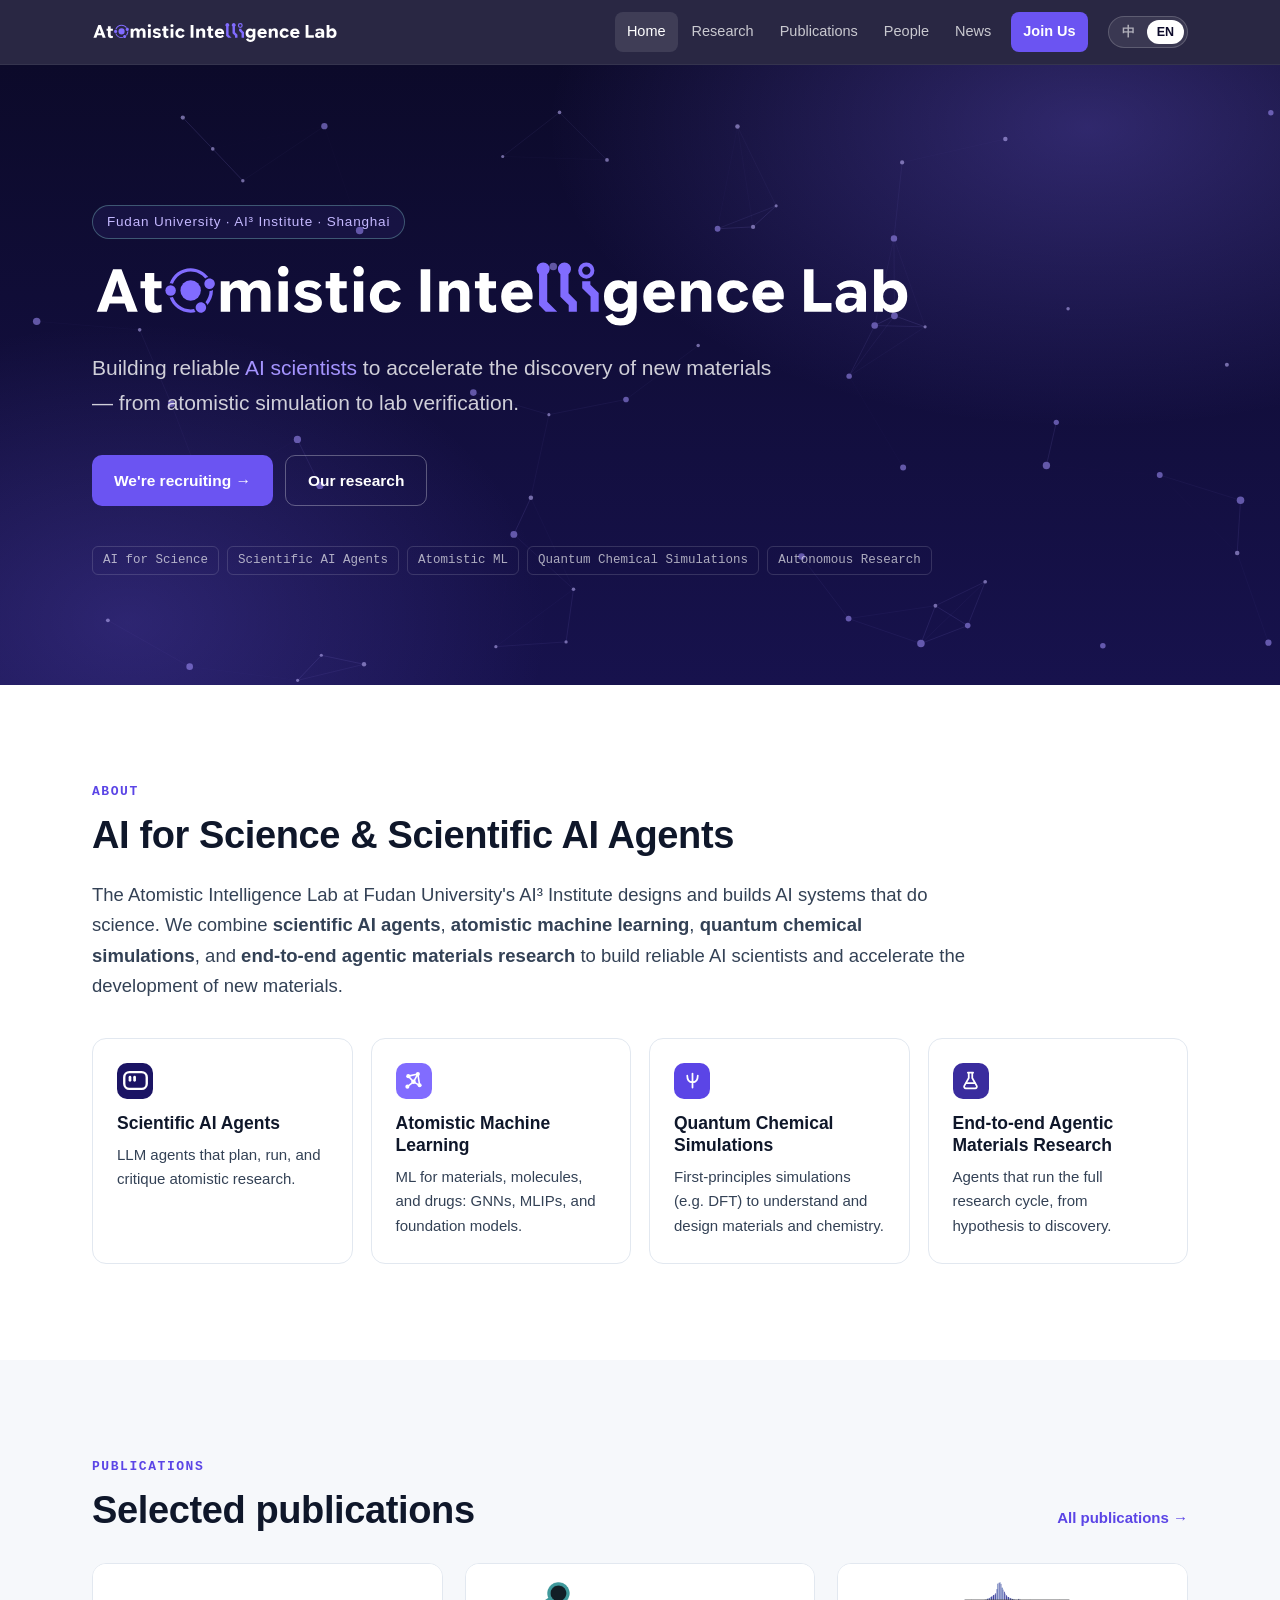
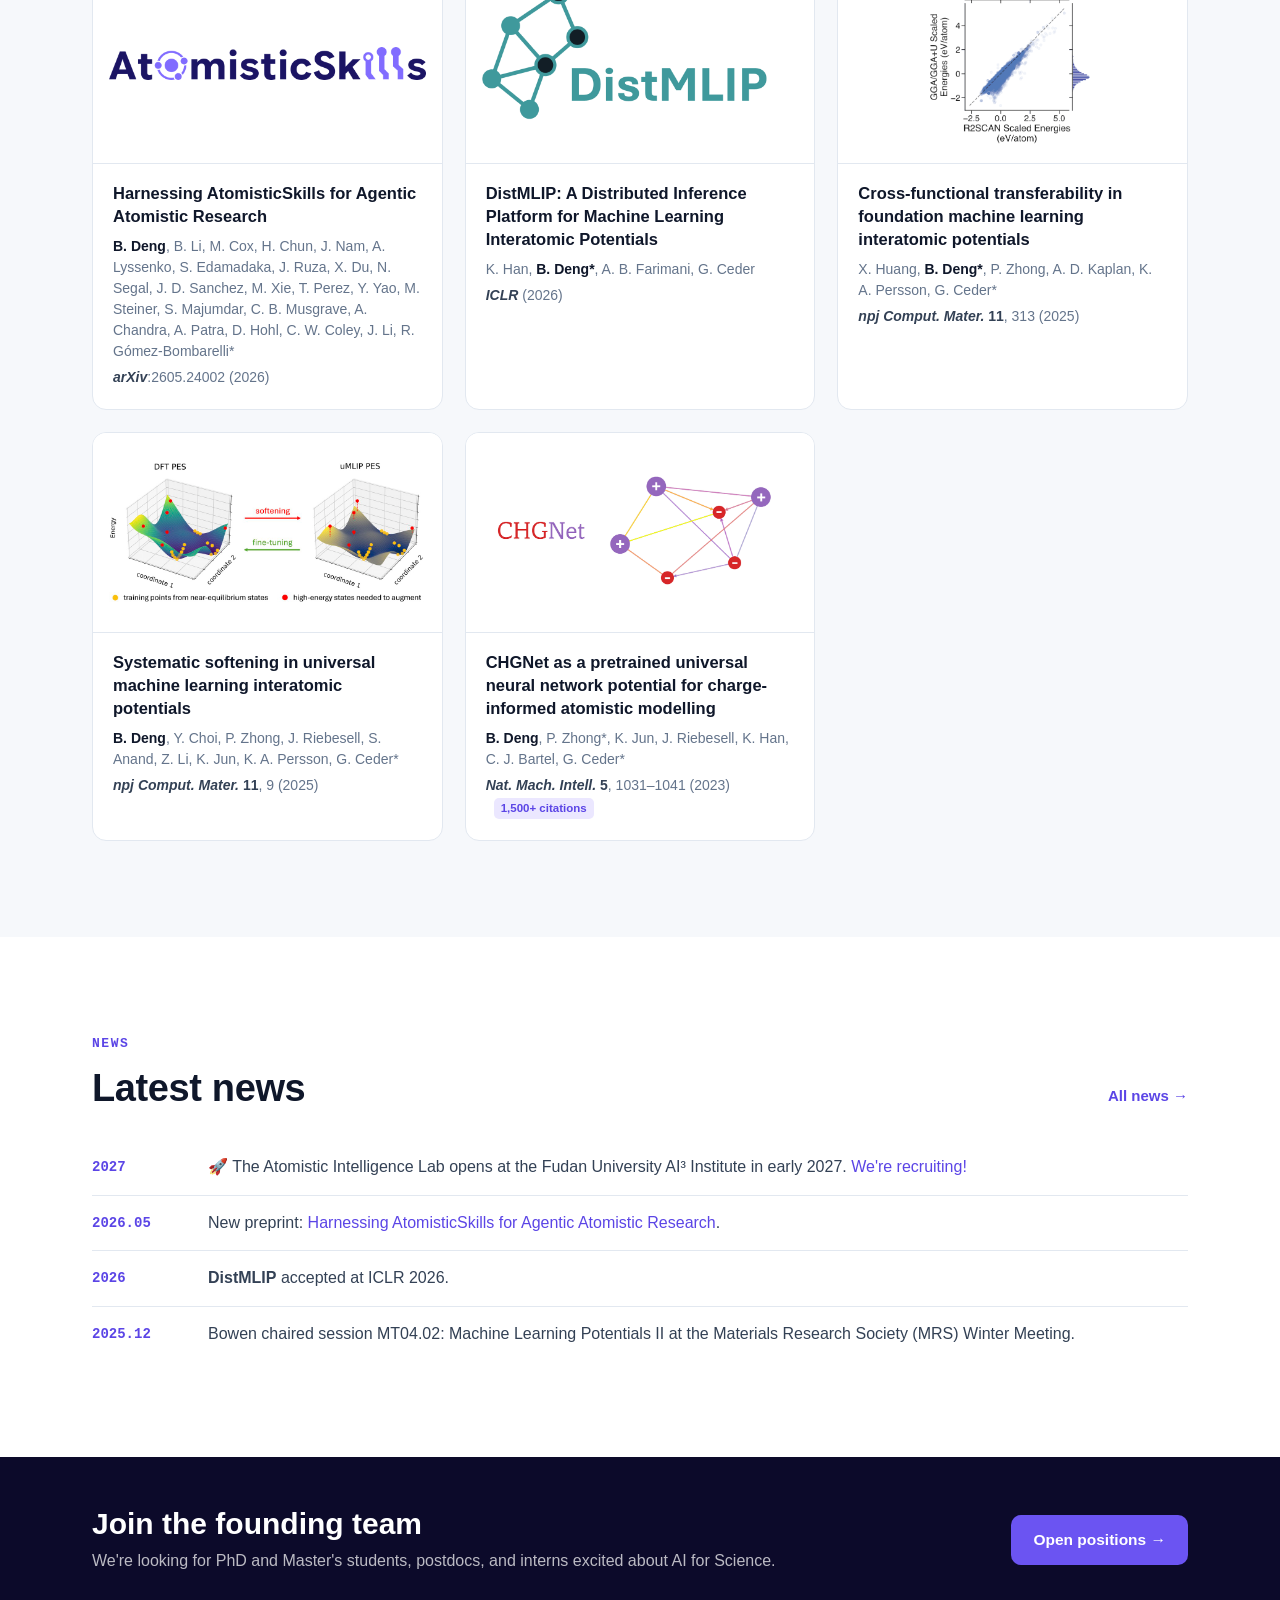
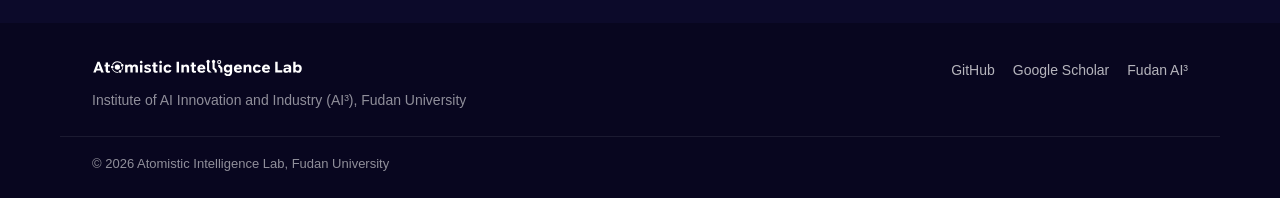
<file: index.html>
<!doctype html>
<html lang="zh-CN" data-lang="zh">
<head>
  <meta charset="utf-8">
  <meta name="viewport" content="width=device-width, initial-scale=1, viewport-fit=cover">
  <title>原子智能实验室 · Atomistic Intelligence Lab</title>
  <meta name="description" content="复旦大学 AI³ 研究院原子智能实验室（邓博文课题组）：AI for Science、科学智能体、Atomistic Machine Learning（原子体系机器学习）、Quantum Chemical Simulations（量子化学计算）与 End-to-end Agentic Materials Research（端到端智能体材料研究）。Atomistic Intelligence Lab at Fudan University AI³, led by Bowen Deng.">
  <meta name="keywords" content="原子智能实验室, Atomistic Intelligence Lab, 邓博文, Bowen Deng, 复旦, Fudan, AI3, AI for Science, Atomistic Machine Learning, 原子体系机器学习, 量子化学, MLIP, CHGNet, Scientific AI Agents, 科学智能体">
  <meta property="og:title" content="原子智能实验室 · Atomistic Intelligence Lab">
  <meta property="og:description" content="构建可靠的 AI 科学家，加速新材料研发。Building reliable AI scientists to accelerate materials discovery.">
  <meta property="og:image" content="assets/img/bowen-deng.jpg">
  <link rel="icon" href="assets/img/favicon.svg" type="image/svg+xml">
  <link rel="stylesheet" href="assets/css/style.css">
  <script src="assets/js/lang-init.js"></script>
</head>
<body data-page="home">
<script src="assets/js/layout.js"></script>

<main>
  <!-- Hero -->
  <section class="hero">
    <canvas class="hero__canvas" id="hero-canvas" aria-hidden="true"></canvas>
    <div class="hero__inner wrap">
      <p class="hero__eyebrow">
        <span class="l-en">Fudan University · AI³ Institute · Shanghai</span>
        <span class="l-zh">复旦大学 · 人工智能创新与产业研究院（AI³）· 上海</span>
      </p>
      <h1 class="hero__title">
        <img class="hero__logo" src="assets/img/logo/AtomisticIntelligenceLab_horizontal_whitepurple.svg" alt="Atomistic Intelligence Lab">
        <span class="hero__cn l-zh">原子智能实验室</span>
      </h1>
      <p class="hero__sub">
        <span class="l-en">Building reliable <em>AI scientists</em> to accelerate the discovery of new materials — from atomistic simulation to lab verification.</span>
        <span class="l-zh">构建可靠的 <em>AI 科学家</em>，加速新材料研发——从原子模拟到实验验证。</span>
      </p>
      <div class="hero__actions">
        <a class="btn btn--primary" href="join.html"><span class="l-en">We're recruiting →</span><span class="l-zh">招生招聘中 →</span></a>
        <a class="btn btn--ghost" href="research.html"><span class="l-en">Our research</span><span class="l-zh">研究方向</span></a>
      </div>
      <ul class="hero__tags" aria-label="Keywords">
        <li>AI for Science</li><li>Scientific AI Agents</li><li>Atomistic ML</li><li>Quantum Chemical Simulations</li><li>Autonomous Research</li>
      </ul>
    </div>
  </section>

  <!-- About -->
  <section class="section">
    <div class="wrap">
      <p class="kicker"><span class="l-en">About</span><span class="l-zh">关于我们</span></p>
      <h2 class="section__title">
        <span class="l-en">AI for Science &amp; Scientific AI Agents</span>
        <span class="l-zh">AI for Science 与科学智能体</span>
      </h2>
      <p class="lead">
        <span class="l-en">The Atomistic Intelligence Lab at Fudan University's AI³ Institute designs and builds AI systems that do science. We combine <strong>scientific AI agents</strong>, <strong>atomistic machine learning</strong>, <strong>quantum chemical simulations</strong>, and <strong>end-to-end agentic materials research</strong> to build reliable AI scientists and accelerate the development of new materials.</span>
        <span class="l-zh">复旦大学 AI³ 研究院原子智能实验室（Atomistic Intelligence Lab）致力于 AI for Science 研究。课题组围绕 <strong>Scientific AI Agents（科学智能体）</strong>、<strong>Atomistic Machine Learning（原子体系机器学习）</strong>、<strong>Quantum Chemical Simulations（量子化学计算）</strong>与<strong>End-to-end Agentic Materials Research（端到端智能体材料研究）</strong>相结合，构建可靠的 AI 科学家，加速新材料的研发。</span>
      </p>

      <div class="cards cards--compact">
        <a class="card card--link" href="research.html#agents">
          <span class="card__icon card__icon--agent" aria-hidden="true"><svg viewBox="0 0 24 24" fill="none" stroke="currentColor" stroke-width="2.1" stroke-linecap="round" stroke-linejoin="round"><rect x="2" y="4.5" width="20" height="15" rx="4.6"/><g fill="currentColor" stroke="none"><rect x="5.9" y="7.8" width="2.4" height="5.2" rx="1.2"/><rect x="10" y="7.8" width="2.4" height="5.2" rx="1.2"/></g></svg></span>
          <h3><span class="l-en">Scientific AI Agents</span><span class="l-zh">Scientific AI Agents<small class="card__sub">科学智能体</small></span></h3>
          <p><span class="l-en">LLM agents that plan, run, and critique atomistic research.</span><span class="l-zh">能够规划、执行和评估科学研究的大模型智能体。</span></p>
        </a>
        <a class="card card--link" href="research.html#atomistic-ml">
          <span class="card__icon card__icon--mlip" aria-hidden="true"><svg viewBox="0 0 24 24" fill="none" stroke="currentColor" stroke-width="1.8" stroke-linecap="round" stroke-linejoin="round"><path d="M6 7l11-2.5M6 7l6 6.5M17 4.5l-5 9M12 13.5 5 19M12 13.5l7 4M17 4.5l2 13"/><g fill="currentColor" stroke="none"><circle cx="6" cy="7" r="2.3"/><circle cx="17" cy="4.5" r="2.3"/><circle cx="12" cy="13.5" r="2.6"/><circle cx="5" cy="19" r="2.3"/><circle cx="19" cy="17.5" r="2.3"/></g></svg></span>
          <h3><span class="l-en">Atomistic Machine Learning</span><span class="l-zh">Atomistic Machine Learning<small class="card__sub">原子体系机器学习</small></span></h3>
          <p><span class="l-en">ML for materials, molecules, and drugs: GNNs, MLIPs, and foundation models.</span><span class="l-zh">面向材料、分子与药物的机器学习：图神经网络、机器学习势函数与基础模型。</span></p>
        </a>
        <a class="card card--link" href="research.html#quantum-chem">
          <span class="card__icon card__icon--dft" aria-hidden="true"><svg viewBox="0 0 24 24" fill="none" stroke="currentColor" stroke-width="2" stroke-linecap="round" stroke-linejoin="round"><path d="M12 4v16M6 6.5c0 5 2.5 7.5 6 7.5s6-2.5 6-7.5"/></svg></span>
          <h3><span class="l-en">Quantum Chemical Simulations</span><span class="l-zh">Quantum Chemical Simulations<small class="card__sub">量子化学计算</small></span></h3>
          <p><span class="l-en">First-principles simulations (e.g. DFT) to understand and design materials and chemistry.</span><span class="l-zh">以 DFT 为代表的第一性原理计算，从电子与原子层面理解并设计材料与化学体系。</span></p>
        </a>
        <a class="card card--link" href="research.html#autonomous">
          <span class="card__icon card__icon--lab" aria-hidden="true"><svg viewBox="0 0 24 24" fill="none" stroke="currentColor" stroke-width="2" stroke-linecap="round" stroke-linejoin="round"><path d="M9 3h6M10 3v6.2L4.9 18.1A2 2 0 0 0 6.6 21h10.8a2 2 0 0 0 1.7-2.9L14 9.2V3"/><path d="M7.3 15h9.4"/></svg></span>
          <h3><span class="l-en">End-to-end Agentic Materials Research</span><span class="l-zh">End-to-end Agentic Materials Research<small class="card__sub">端到端智能体材料研究</small></span></h3>
          <p><span class="l-en">Agents that run the full research cycle, from hypothesis to discovery.</span><span class="l-zh">由智能体端到端完成从提出假设到得出发现的完整科研流程。</span></p>
        </a>
      </div>
    </div>
  </section>

  <!-- Selected publications -->
  <section class="section section--tint">
    <div class="wrap">
      <div class="section__head">
        <div>
          <p class="kicker"><span class="l-en">Publications</span><span class="l-zh">论文成果</span></p>
          <h2 class="section__title"><span class="l-en">Selected publications</span><span class="l-zh">代表性论文</span></h2>
        </div>
        <a class="more" href="publications.html"><span class="l-en">All publications →</span><span class="l-zh">全部论文 →</span></a>
      </div>
      <div class="pub-grid" id="selected-pubs" data-limit="6"></div>
    </div>
  </section>

  <!-- News -->
  <section class="section">
    <div class="wrap">
      <div class="section__head">
        <div>
          <p class="kicker"><span class="l-en">News</span><span class="l-zh">新闻动态</span></p>
          <h2 class="section__title"><span class="l-en">Latest news</span><span class="l-zh">最新动态</span></h2>
        </div>
        <a class="more" href="news.html"><span class="l-en">All news →</span><span class="l-zh">全部动态 →</span></a>
      </div>
      <ul class="news" data-news="4"></ul>
    </div>
  </section>

  <!-- CTA -->
  <section class="cta">
    <div class="wrap cta__inner">
      <div>
        <h2><span class="l-en">Join the founding team</span><span class="l-zh">成为实验室创始成员</span></h2>
        <p><span class="l-en">We're looking for PhD and Master's students, postdocs, and interns excited about AI for Science.</span><span class="l-zh">诚招对 AI for Science 感兴趣的博士生、硕士生、博士后与科研实习生。</span></p>
      </div>
      <a class="btn btn--primary" href="join.html"><span class="l-en">Open positions →</span><span class="l-zh">查看招生信息 →</span></a>
    </div>
  </section>
</main>

<script src="assets/js/data/publications.js"></script>
<script src="assets/js/data/news.js"></script>
<script src="assets/js/main.js"></script>
</body>
</html>
</file>
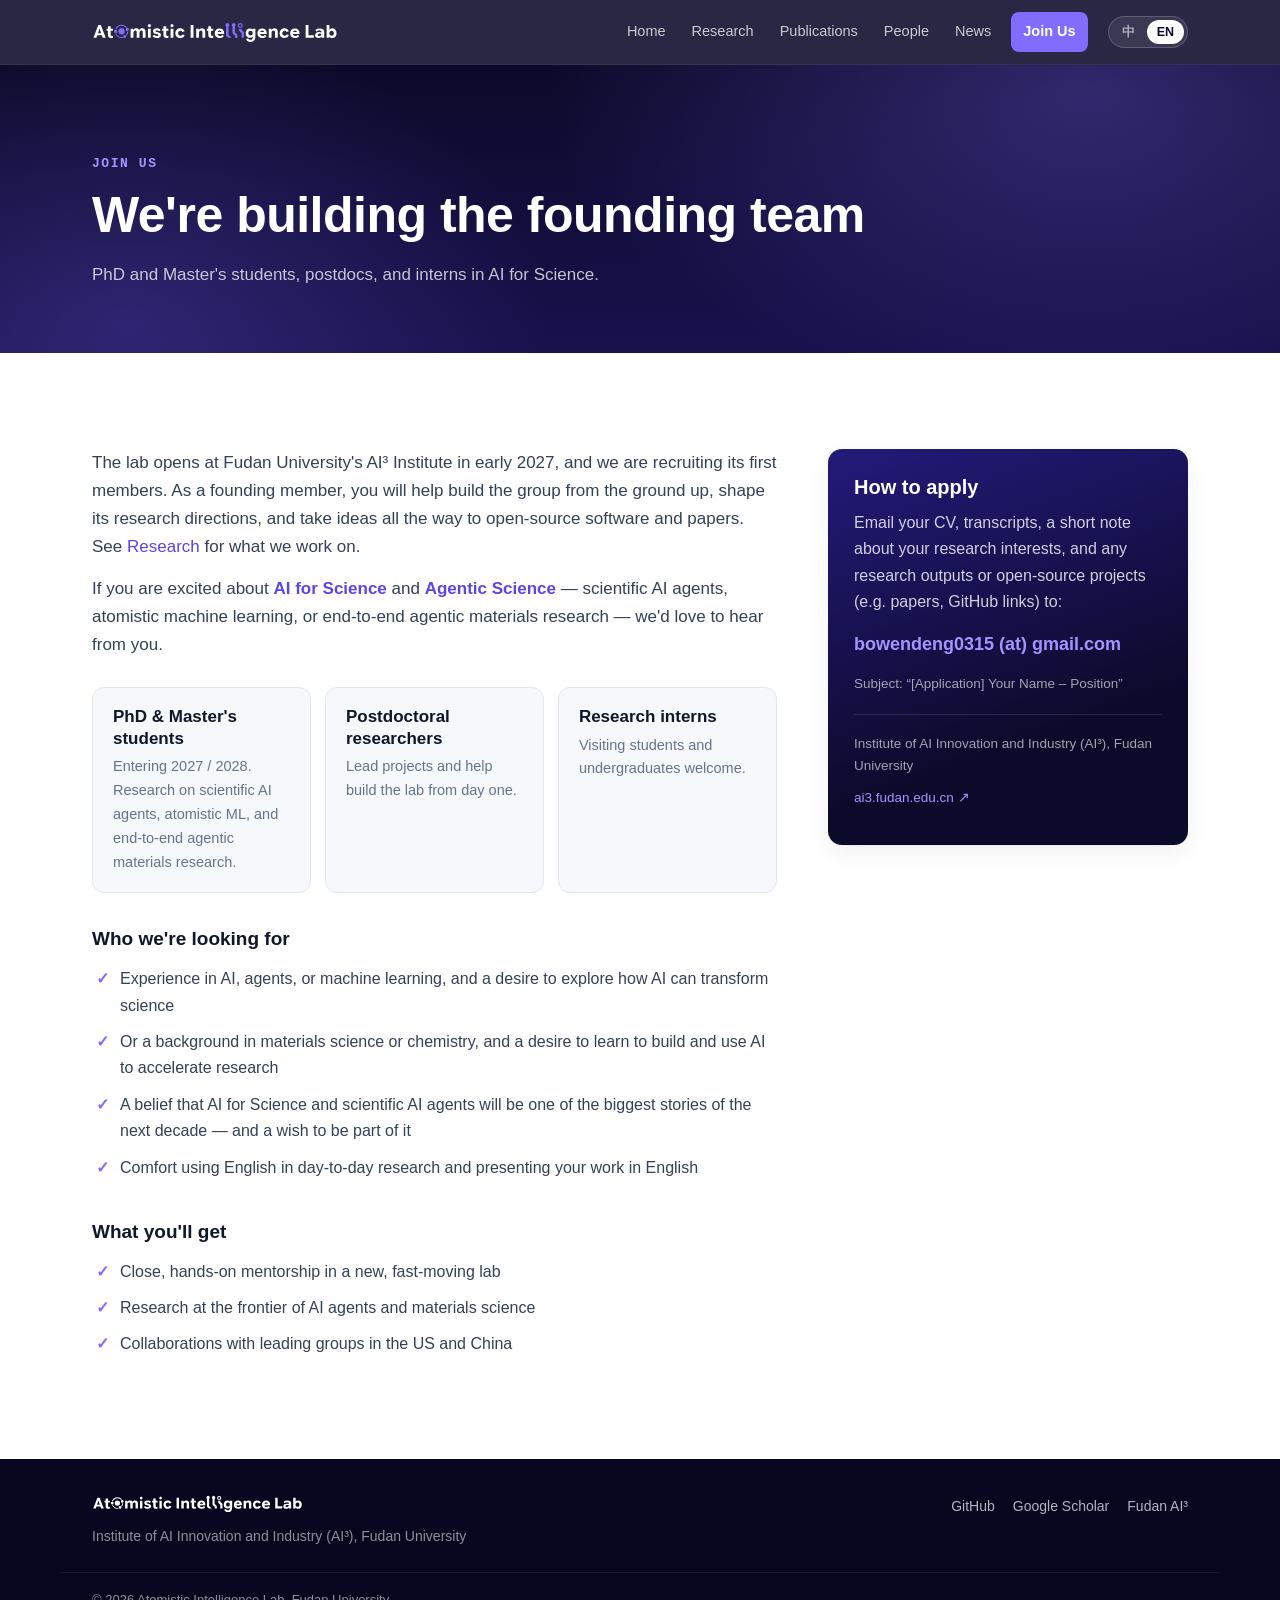
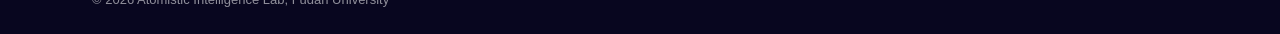
<file: join.html>
<!doctype html>
<html lang="zh-CN" data-lang="zh">
<head>
  <meta charset="utf-8">
  <meta name="viewport" content="width=device-width, initial-scale=1, viewport-fit=cover">
  <title>加入我们 Join Us · 原子智能实验室</title>
  <meta name="description" content="复旦大学 AI³ 研究院原子智能实验室（邓博文课题组）招收博士研究生、硕士研究生、博士后与科研实习生，方向：AI for Science、科学智能体、Atomistic Machine Learning（原子体系机器学习）、Quantum Chemical Simulations（量子化学计算）、End-to-end Agentic Materials Research（端到端智能体材料研究）。">
  <link rel="icon" href="assets/img/favicon.svg" type="image/svg+xml">
  <link rel="stylesheet" href="assets/css/style.css">
  <script src="assets/js/lang-init.js"></script>
</head>
<body data-page="join">
<script src="assets/js/layout.js"></script>

<main>
  <section class="page-hero">
    <div class="wrap">
      <p class="kicker kicker--light"><span class="l-en">Join Us</span><span class="l-zh">加入我们</span></p>
      <h1><span class="l-en">We're building the founding team</span><span class="l-zh">诚招创始成员</span></h1>
      <p><span class="l-en">PhD and Master's students, postdocs, and interns in AI for Science.</span><span class="l-zh">招收 AI for Science 方向博士研究生、硕士研究生、博士后与科研实习生。</span></p>
    </div>
  </section>

  <section class="section">
    <div class="wrap">
      <div class="join">
        <div class="join__text">
          <p class="l-zh">原子智能实验室将于 2027 年初在复旦大学 AI³ 研究院成立，目前正在招募第一批成员。作为创始成员，你将和我们一起从零搭建课题组、塑造研究方向，把想法一路推进到开源软件与论文。研究内容详见<a href="research.html">研究方向</a>。</p>
          <p class="l-zh">欢迎对 <strong>AI for Science</strong> 与 <strong>Agentic Science</strong>（科学智能体、Atomistic ML、端到端智能体材料研究）感兴趣的同学联系我们！</p>

          <p class="l-en">The lab opens at Fudan University's AI³ Institute in early 2027, and we are recruiting its first members. As a founding member, you will help build the group from the ground up, shape its research directions, and take ideas all the way to open-source software and papers. See <a href="research.html">Research</a> for what we work on.</p>
          <p class="l-en">If you are excited about <strong>AI for Science</strong> and <strong>Agentic Science</strong> — scientific AI agents, atomistic machine learning, or end-to-end agentic materials research — we'd love to hear from you.</p>

          <div class="positions">
            <div class="position">
              <h3><span class="l-en">PhD &amp; Master's students</span><span class="l-zh">博士 / 硕士研究生</span></h3>
              <p><span class="l-en">Entering 2027 / 2028. Research on scientific AI agents, atomistic ML, and end-to-end agentic materials research.</span><span class="l-zh">2027 / 2028 级。研究科学智能体、Atomistic ML 与端到端智能体材料研究。</span></p>
            </div>
            <div class="position">
              <h3><span class="l-en">Postdoctoral researchers</span><span class="l-zh">博士后</span></h3>
              <p><span class="l-en">Lead projects and help build the lab from day one.</span><span class="l-zh">独立主导课题，与课题组共同成长。</span></p>
            </div>
            <div class="position">
              <h3><span class="l-en">Research interns</span><span class="l-zh">科研实习生</span></h3>
              <p><span class="l-en">Visiting students and undergraduates welcome.</span><span class="l-zh">欢迎访问学生与本科生。</span></p>
            </div>
          </div>

          <h3><span class="l-en">Who we're looking for</span><span class="l-zh">我们希望你</span></h3>
          <ul class="checks">
            <li><span class="l-en">Experience in AI, agents, or machine learning, and a desire to explore how AI can transform science</span><span class="l-zh">有 AI、智能体（Agents）或机器学习方面的经验，希望探索 AI 在科学研究中的应用</span></li>
            <li><span class="l-en">Or a background in materials science or chemistry, and a desire to learn to build and use AI to accelerate research</span><span class="l-zh">或有材料、化学方面的研究背景，希望学习开发和使用 AI 来加速科学研究</span></li>
            <li><span class="l-en">A belief that AI for Science and scientific AI agents will be one of the biggest stories of the next decade — and a wish to be part of it</span><span class="l-zh">相信 AI for Science 与科学智能体将是未来十年最重要的方向之一，并希望投身其中</span></li>
            <li><span class="l-en">Comfort using English in day-to-day research and presenting your work in English</span><span class="l-zh">能在日常科研中自如地使用英语，并能用英语清晰、自信地做学术报告</span></li>
          </ul>

          <h3><span class="l-en">What you'll get</span><span class="l-zh">你将获得</span></h3>
          <ul class="checks">
            <li><span class="l-en">Close, hands-on mentorship in a new, fast-moving lab</span><span class="l-zh">新组起步，导师一对一悉心指导</span></li>
            <li><span class="l-en">Research at the frontier of AI agents and materials science</span><span class="l-zh">站在 AI 智能体与材料科学交叉的最前沿</span></li>
            <li><span class="l-en">Collaborations with leading groups in the US and China</span><span class="l-zh">与国内外顶尖课题组的合作机会</span></li>
          </ul>
        </div>

        <aside class="join__card">
          <h3><span class="l-en">How to apply</span><span class="l-zh">申请方式</span></h3>
          <p><span class="l-en">Email your CV, transcripts, a short note about your research interests, and any research outputs or open-source projects (e.g. papers, GitHub links) to:</span><span class="l-zh">请将简历、成绩单、简短的研究兴趣介绍，以及目前的科研成果与开源项目（如论文、GitHub 链接）发送至：</span></p>
          <p class="email"><a class="js-email" href="#">&nbsp;</a></p>
          <p class="small"><span class="l-en">Subject: “[Application] Your Name – Position”</span><span class="l-zh">邮件标题：“【申请】姓名 – 岗位”</span></p>
          <hr>
          <p class="small">
            <span class="l-en">Institute of AI Innovation and Industry (AI³), Fudan University</span>
            <span class="l-zh">复旦大学人工智能创新与产业研究院（AI³）</span>
          </p>
          <p class="small"><a href="https://ai3.fudan.edu.cn/" target="_blank" rel="noopener">ai3.fudan.edu.cn ↗</a></p>
        </aside>
      </div>
    </div>
  </section>
</main>

<script src="assets/js/main.js"></script>
</body>
</html>
</file>
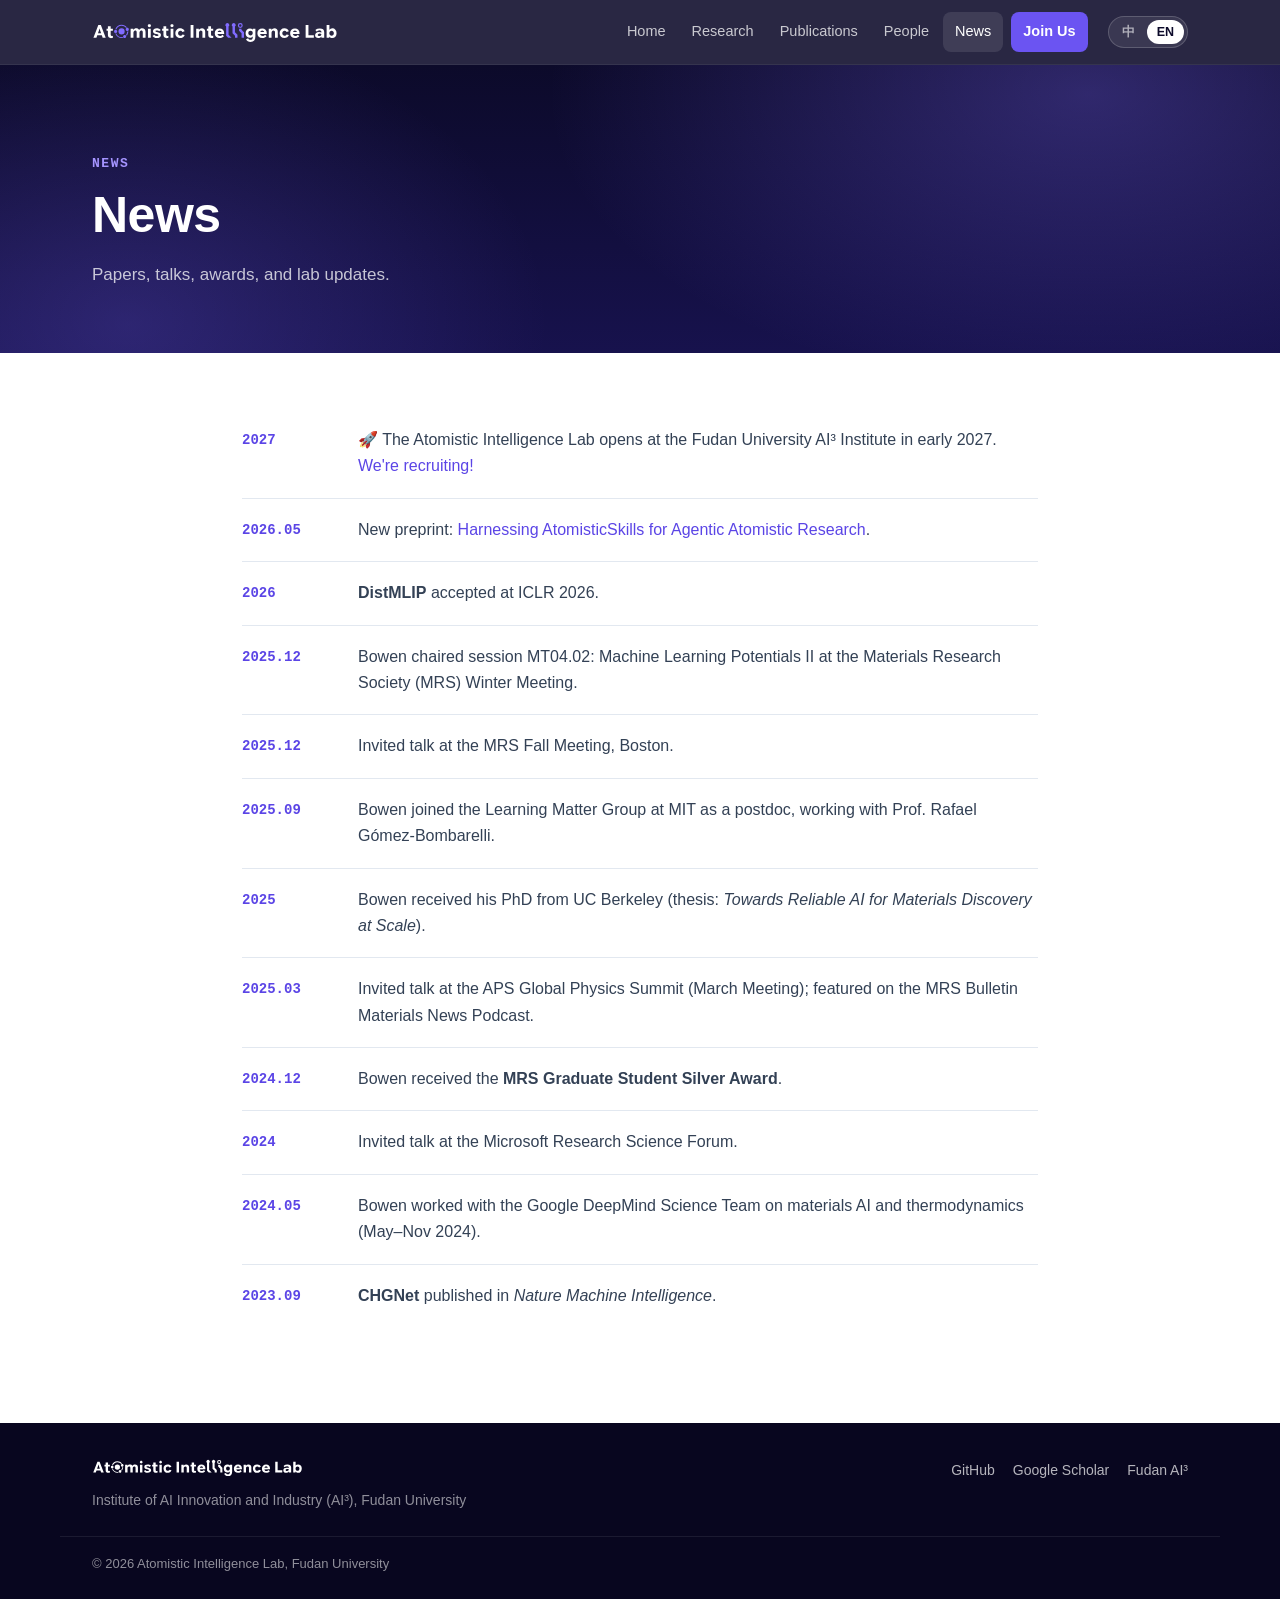
<file: news.html>
<!doctype html>
<html lang="zh-CN" data-lang="zh">
<head>
  <meta charset="utf-8">
  <meta name="viewport" content="width=device-width, initial-scale=1, viewport-fit=cover">
  <title>新闻动态 News · 原子智能实验室</title>
  <meta name="description" content="原子智能实验室新闻动态。News from the Atomistic Intelligence Lab.">
  <link rel="icon" href="assets/img/favicon.svg" type="image/svg+xml">
  <link rel="stylesheet" href="assets/css/style.css">
  <script src="assets/js/lang-init.js"></script>
</head>
<body data-page="news">
<script src="assets/js/layout.js"></script>

<main>
  <section class="page-hero">
    <div class="wrap">
      <p class="kicker kicker--light"><span class="l-en">News</span><span class="l-zh">新闻动态</span></p>
      <h1><span class="l-en">News</span><span class="l-zh">新闻动态</span></h1>
      <p><span class="l-en">Papers, talks, awards, and lab updates.</span><span class="l-zh">论文、报告、获奖与实验室动态。</span></p>
    </div>
  </section>

  <section class="section section--tight">
    <div class="wrap wrap--narrow">
      <ul class="news news--full" data-news="all"></ul>
    </div>
  </section>
</main>

<script src="assets/js/data/news.js"></script>
<script src="assets/js/main.js"></script>
</body>
</html>
</file>
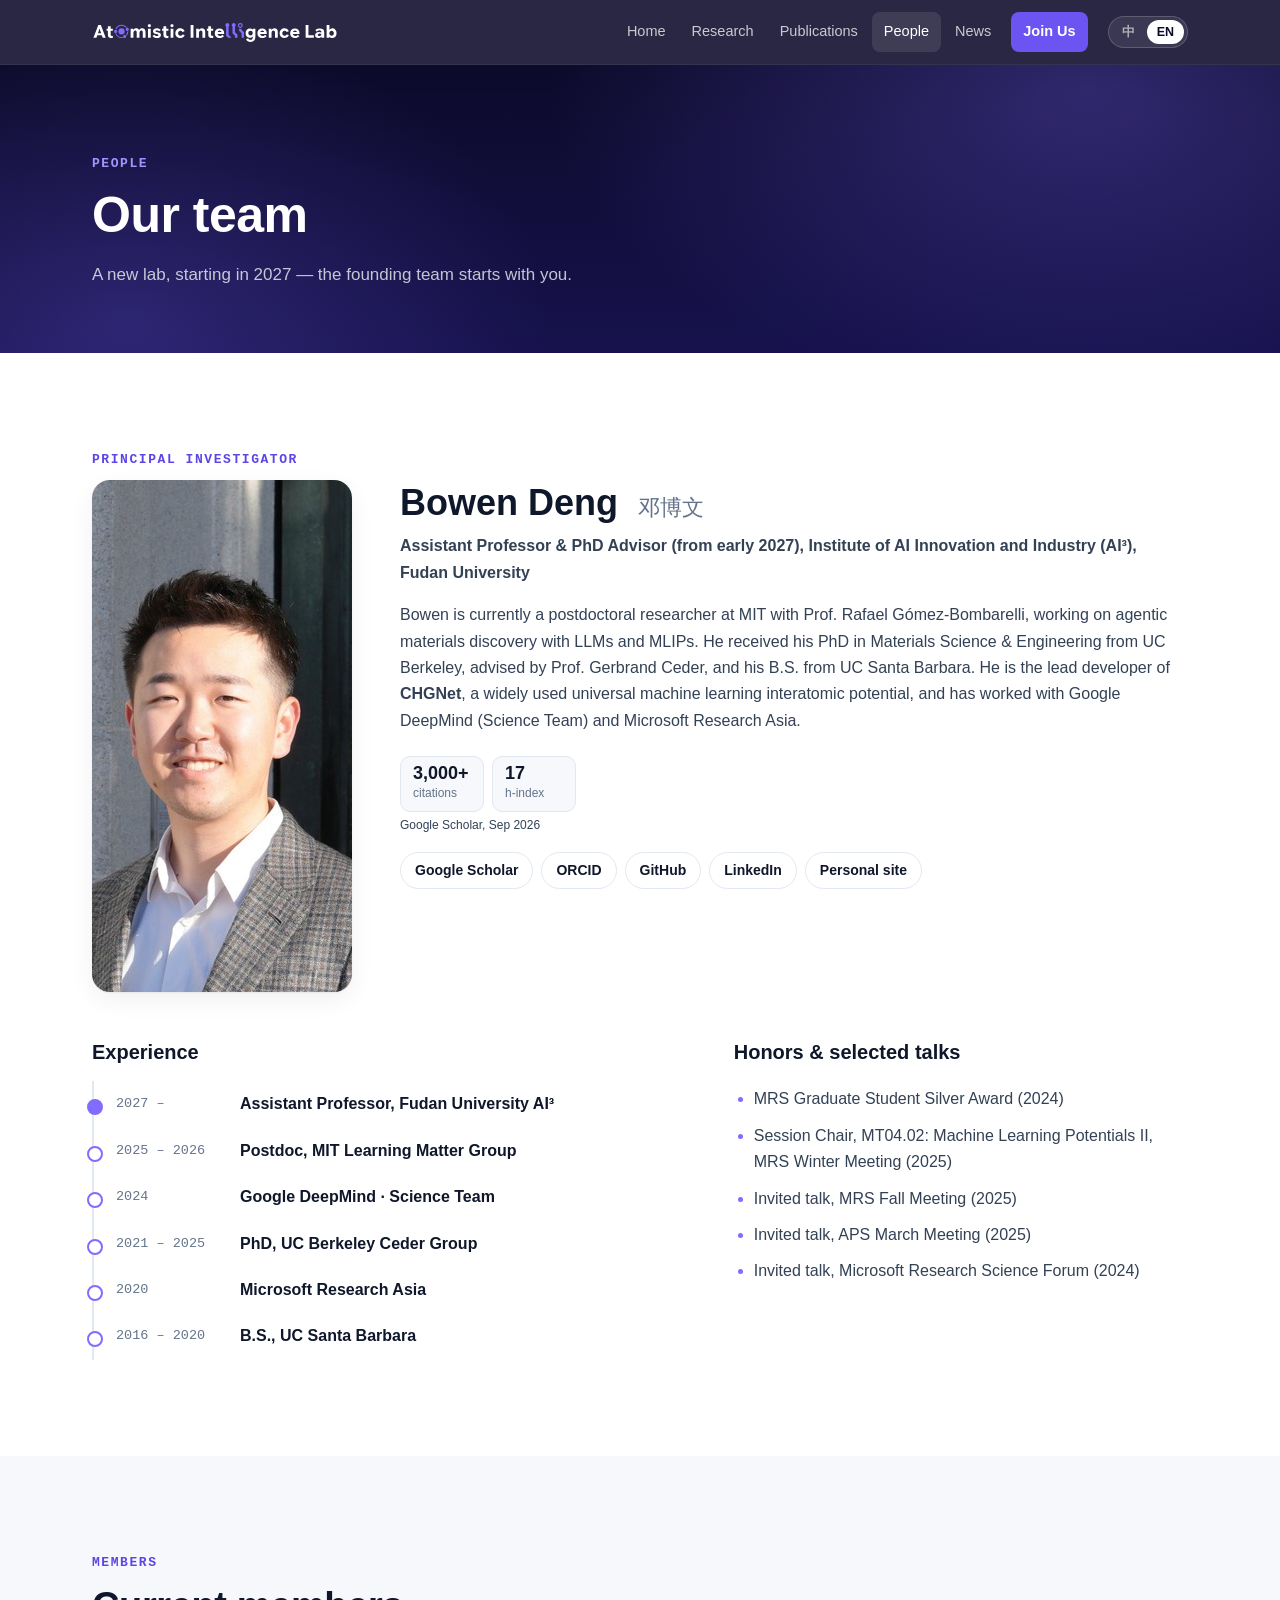
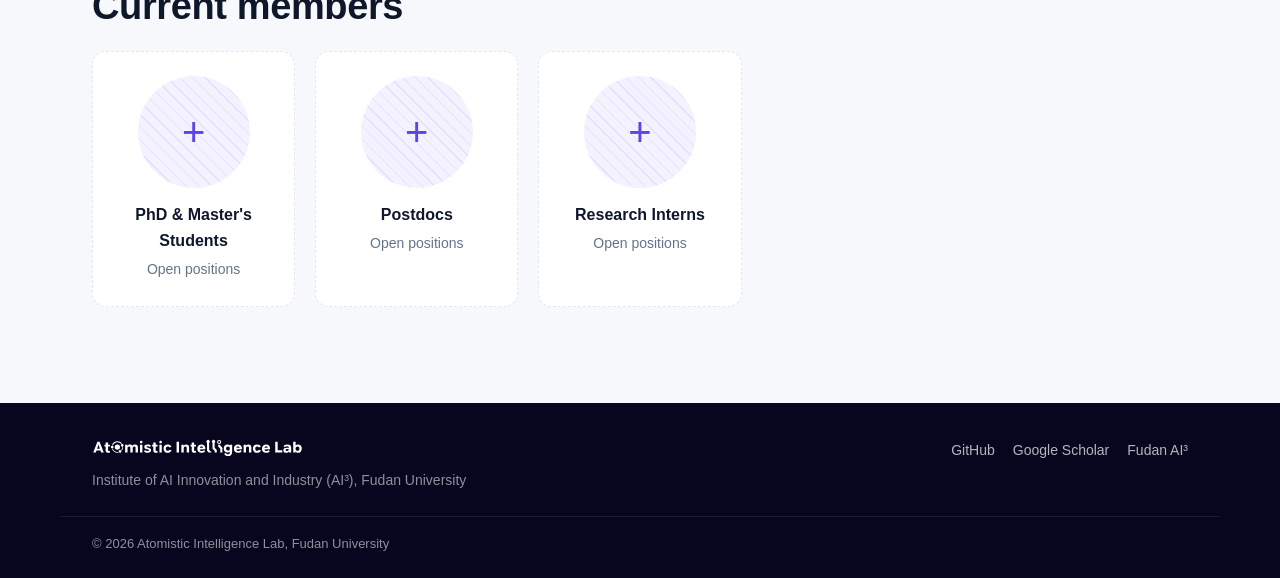
<file: people.html>
<!doctype html>
<html lang="zh-CN" data-lang="zh">
<head>
  <meta charset="utf-8">
  <meta name="viewport" content="width=device-width, initial-scale=1, viewport-fit=cover">
  <title>团队成员 People · 原子智能实验室</title>
  <meta name="description" content="原子智能实验室团队成员。课题组长：邓博文（复旦大学 AI³ 研究院）。People of the Atomistic Intelligence Lab.">
  <link rel="icon" href="assets/img/favicon.svg" type="image/svg+xml">
  <link rel="stylesheet" href="assets/css/style.css">
  <script src="assets/js/lang-init.js"></script>
</head>
<body data-page="people">
<script src="assets/js/layout.js"></script>

<main>
  <section class="page-hero">
    <div class="wrap">
      <p class="kicker kicker--light"><span class="l-en">People</span><span class="l-zh">团队成员</span></p>
      <h1><span class="l-en">Our team</span><span class="l-zh">我们的团队</span></h1>
      <p><span class="l-en">A new lab, starting in 2027 — the founding team starts with you.</span><span class="l-zh">一个 2027 年起步的新实验室——期待你成为创始成员。</span></p>
    </div>
  </section>

  <!-- PI -->
  <section class="section">
    <div class="wrap">
      <p class="kicker"><span class="l-en">Principal Investigator</span><span class="l-zh">课题组长</span></p>
      <div class="pi">
        <div class="pi__photo">
          <img src="assets/img/bowen-deng.jpg" alt="Bowen Deng 邓博文" width="512" height="512">
        </div>
        <div class="pi__body">
          <h2 class="pi__name">
            <span class="l-en">Bowen Deng</span><span class="l-zh">邓博文</span>
            <span class="pi__alt"><span class="l-en">邓博文</span><span class="l-zh">Bowen Deng</span></span>
          </h2>
          <p class="pi__role">
            <span class="l-en">Assistant Professor &amp; PhD Advisor (from early 2027), Institute of AI Innovation and Industry (AI³), Fudan University</span>
            <span class="l-zh">复旦大学人工智能创新与产业研究院（AI³）助理教授、博士生导师（2027 年初入职）</span>
          </p>
          <p>
            <span class="l-en">Bowen is currently a postdoctoral researcher at MIT with Prof. Rafael Gómez-Bombarelli, working on agentic materials discovery with LLMs and MLIPs. He received his PhD in Materials Science &amp; Engineering from UC Berkeley, advised by Prof. Gerbrand Ceder, and his B.S. from UC Santa Barbara. He is the lead developer of <strong>CHGNet</strong>, a widely used universal machine learning interatomic potential, and has worked with Google DeepMind (Science Team) and Microsoft Research Asia.</span>
            <span class="l-zh">邓博文目前是麻省理工学院（MIT）博士后研究员，合作导师为 Rafael Gómez-Bombarelli 教授，研究基于大语言模型与机器学习势函数的智能体材料发现。他在加州大学伯克利分校（UC Berkeley）材料科学与工程系获得博士学位，导师为 Gerbrand Ceder 教授；本科毕业于加州大学圣塔芭芭拉分校（UCSB）。他是通用机器学习势函数 <strong>CHGNet</strong> 的主要开发者，曾在 Google DeepMind（Science Team）和微软亚洲研究院工作。</span>
          </p>
          <ul class="stats">
            <li><strong>3,000+</strong><span class="l-en">citations</span><span class="l-zh">总引用</span></li>
            <li><strong>17</strong><span>h-index</span></li>
          </ul>
          <p class="stats__note"><span class="l-en">Google Scholar, Sep 2026</span><span class="l-zh">数据来源：Google Scholar，2026 年 9 月</span></p>
          <div class="links">
            <a href="https://scholar.google.com/citations?user=PRPXA0QAAAAJ&amp;hl=en" target="_blank" rel="noopener">Google Scholar</a>
            <a href="https://orcid.org/0000-0003-4085-381X" target="_blank" rel="noopener">ORCID</a>
            <a href="https://github.com/Bowen-bd" target="_blank" rel="noopener">GitHub</a>
            <a href="https://www.linkedin.com/in/bowen-deng-16390b264/" target="_blank" rel="noopener">LinkedIn</a>
            <a href="https://bdeng.info/" target="_blank" rel="noopener"><span class="l-en">Personal site</span><span class="l-zh">个人主页</span></a>
          </div>
        </div>
      </div>

      <div class="pi-extra">
        <div class="timeline">
          <h3 class="timeline__title"><span class="l-en">Experience</span><span class="l-zh">经历</span></h3>
          <ol>
            <li><time>2027 –</time><div><strong><span class="l-en">Assistant Professor, Fudan University AI³</span><span class="l-zh">复旦大学 AI³ 研究院 助理教授</span></strong></div></li>
            <li><time>2025 – 2026</time><div><strong><span class="l-en">Postdoc, MIT Learning Matter Group</span><span class="l-zh">博士后，MIT Learning Matter Group</span></strong></div></li>
            <li><time>2024</time><div><strong>Google DeepMind · Science Team</strong></div></li>
            <li><time>2021 – 2025</time><div><strong><span class="l-en">PhD, UC Berkeley Ceder Group</span><span class="l-zh">博士，UC Berkeley Ceder Group</span></strong></div></li>
            <li><time>2020</time><div><strong><span class="l-en">Microsoft Research Asia</span><span class="l-zh">微软亚洲研究院</span></strong></div></li>
            <li><time>2016 – 2020</time><div><strong><span class="l-en">B.S., UC Santa Barbara</span><span class="l-zh">本科，加州大学圣塔芭芭拉分校</span></strong></div></li>
          </ol>
        </div>
        <div class="honors">
          <h3 class="timeline__title"><span class="l-en">Honors &amp; selected talks</span><span class="l-zh">荣誉与代表性报告</span></h3>
          <ul>
            <li><span class="l-en">MRS Graduate Student Silver Award (2024)</span><span class="l-zh">美国材料研究学会（MRS）研究生银奖（2024）</span></li>
            <li><span class="l-en">Session Chair, MT04.02: Machine Learning Potentials II, MRS Winter Meeting (2025)</span><span class="l-zh">美国材料研究学会（MRS）冬季会议 MT04.02: Machine Learning Potentials II 分会主席（2025）</span></li>
            <li><span class="l-en">Invited talk, MRS Fall Meeting (2025)</span><span class="l-zh">MRS 秋季会议 邀请报告（2025）</span></li>
            <li><span class="l-en">Invited talk, APS March Meeting (2025)</span><span class="l-zh">APS March Meeting 邀请报告（2025）</span></li>
            <li><span class="l-en">Invited talk, Microsoft Research Science Forum (2024)</span><span class="l-zh">微软研究院科学论坛 邀请报告（2024）</span></li>
          </ul>
        </div>
      </div>
    </div>
  </section>

  <!-- Members -->
  <section class="section section--tint">
    <div class="wrap">
      <p class="kicker"><span class="l-en">Members</span><span class="l-zh">成员</span></p>
      <h2 class="section__title"><span class="l-en">Current members</span><span class="l-zh">在读 / 在职成员</span></h2>
      <!-- To add a member, copy this block:
      <div class="member">
        <img src="assets/img/people/NAME.jpg" alt="" loading="lazy">
        <strong><span class="l-en">Name</span><span class="l-zh">姓名</span></strong>
        <span><span class="l-en">PhD Student, 2027–</span><span class="l-zh">博士研究生，2027 级</span></span>
      </div>
      -->
      <div class="team">
        <a class="member member--open" href="join.html">
          <div class="member__ph" aria-hidden="true">+</div>
          <strong><span class="l-en">PhD &amp; Master's Students</span><span class="l-zh">博士 / 硕士研究生</span></strong>
          <span><span class="l-en">Open positions</span><span class="l-zh">招生中</span></span>
        </a>
        <a class="member member--open" href="join.html">
          <div class="member__ph" aria-hidden="true">+</div>
          <strong><span class="l-en">Postdocs</span><span class="l-zh">博士后</span></strong>
          <span><span class="l-en">Open positions</span><span class="l-zh">招聘中</span></span>
        </a>
        <a class="member member--open" href="join.html">
          <div class="member__ph" aria-hidden="true">+</div>
          <strong><span class="l-en">Research Interns</span><span class="l-zh">科研实习生</span></strong>
          <span><span class="l-en">Open positions</span><span class="l-zh">招聘中</span></span>
        </a>
      </div>
    </div>
  </section>
</main>

<script src="assets/js/main.js"></script>
</body>
</html>
</file>
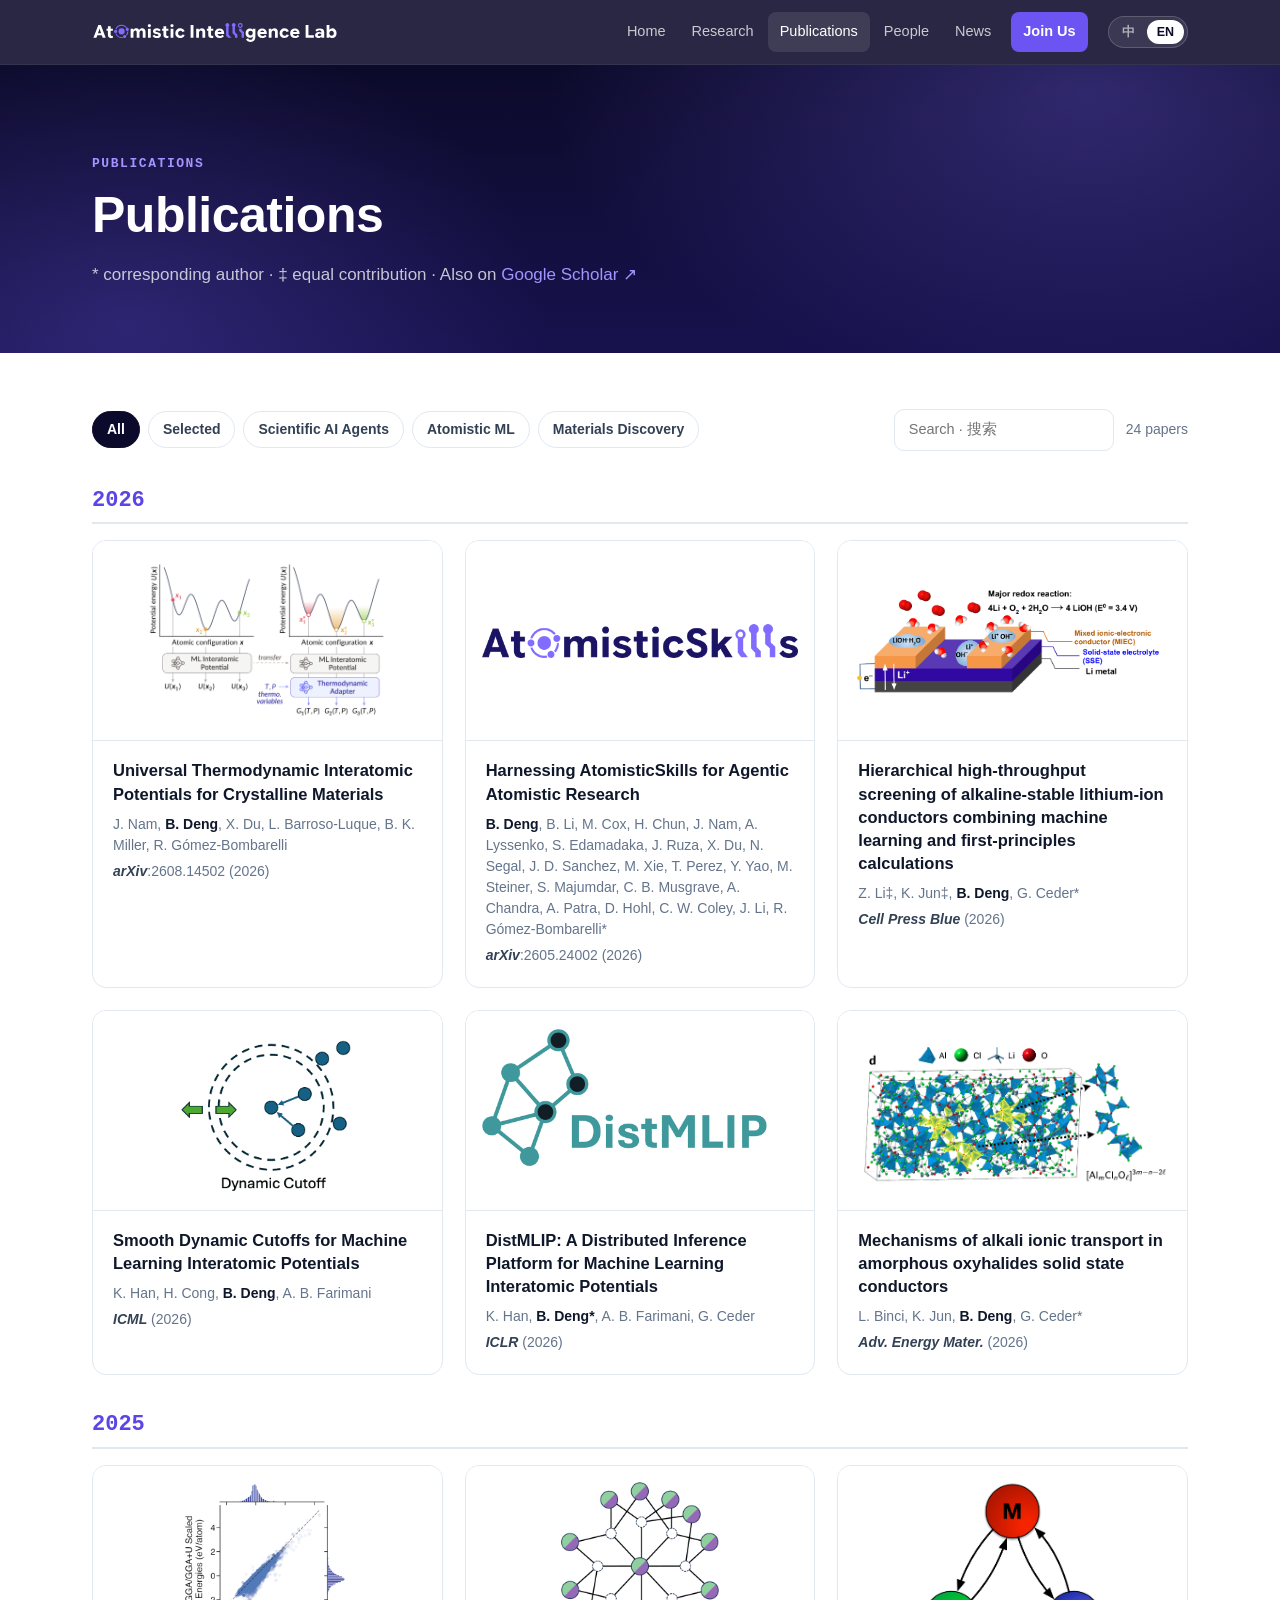
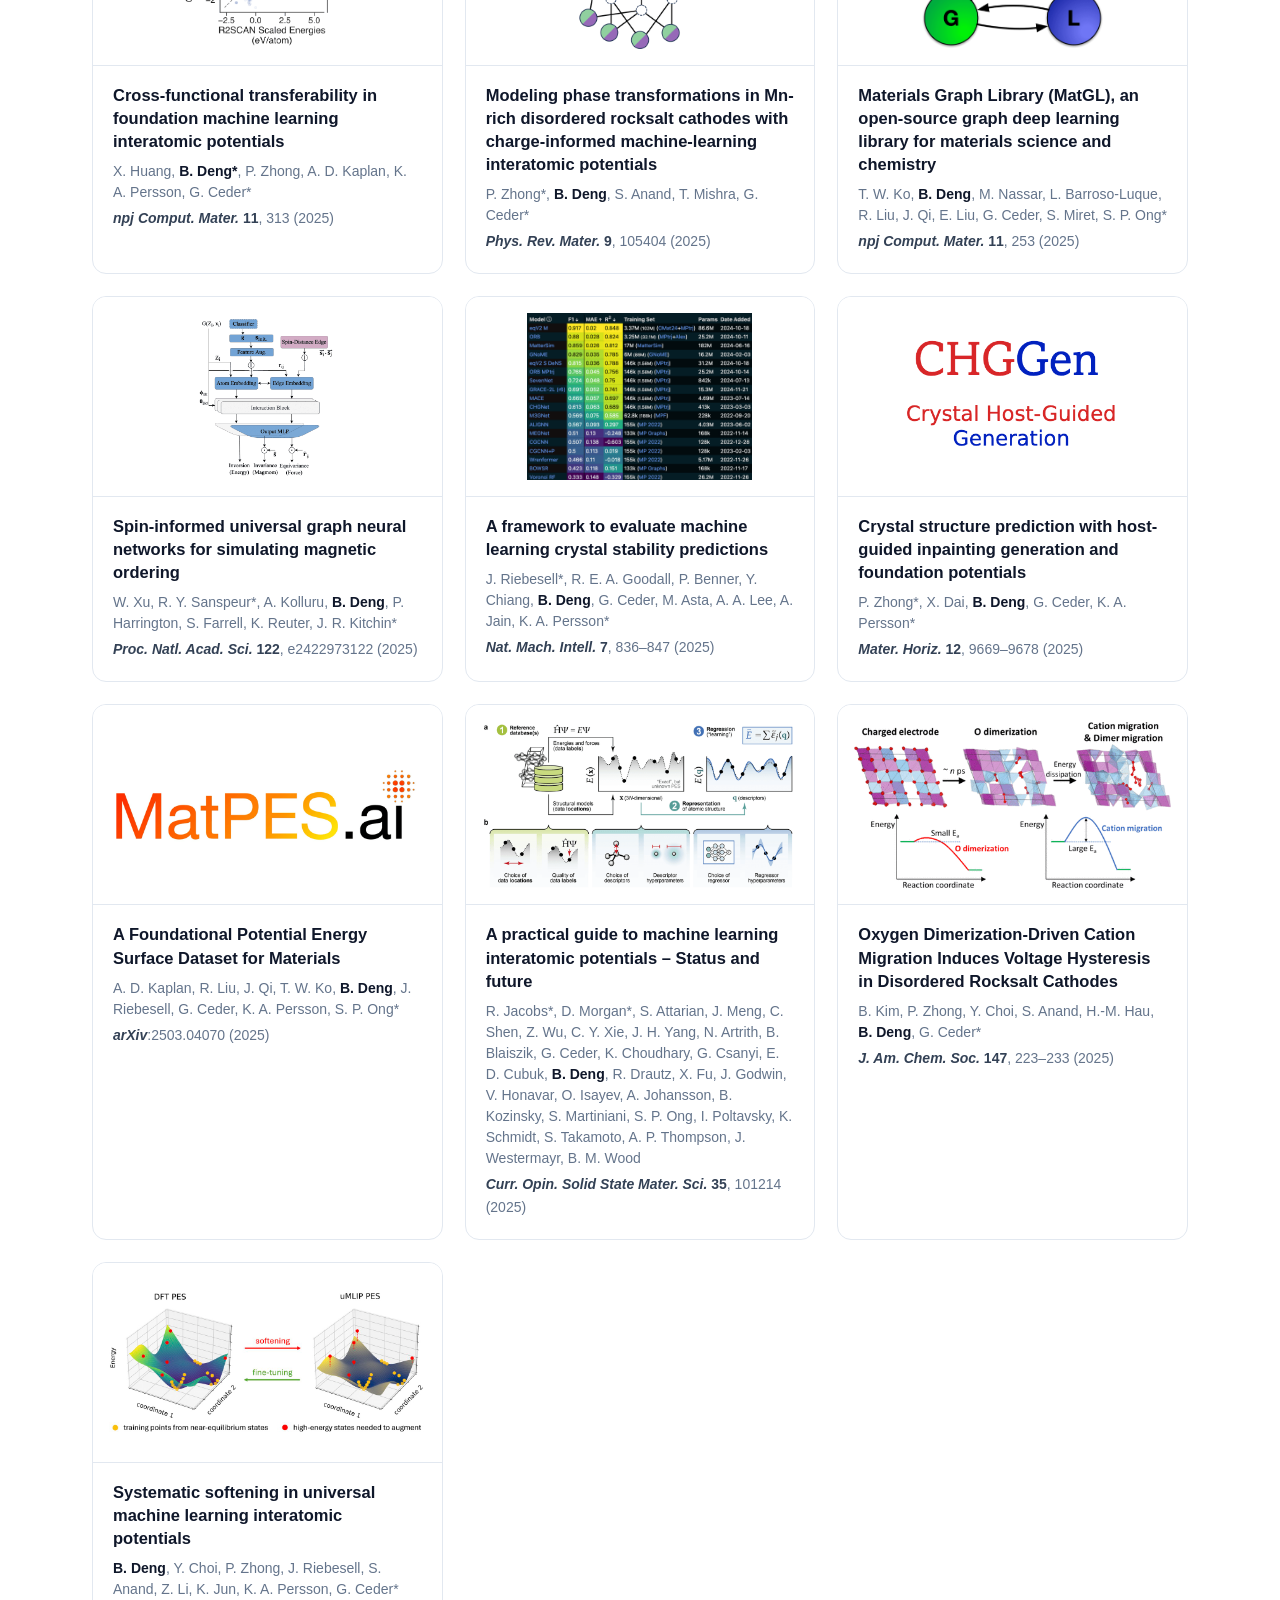
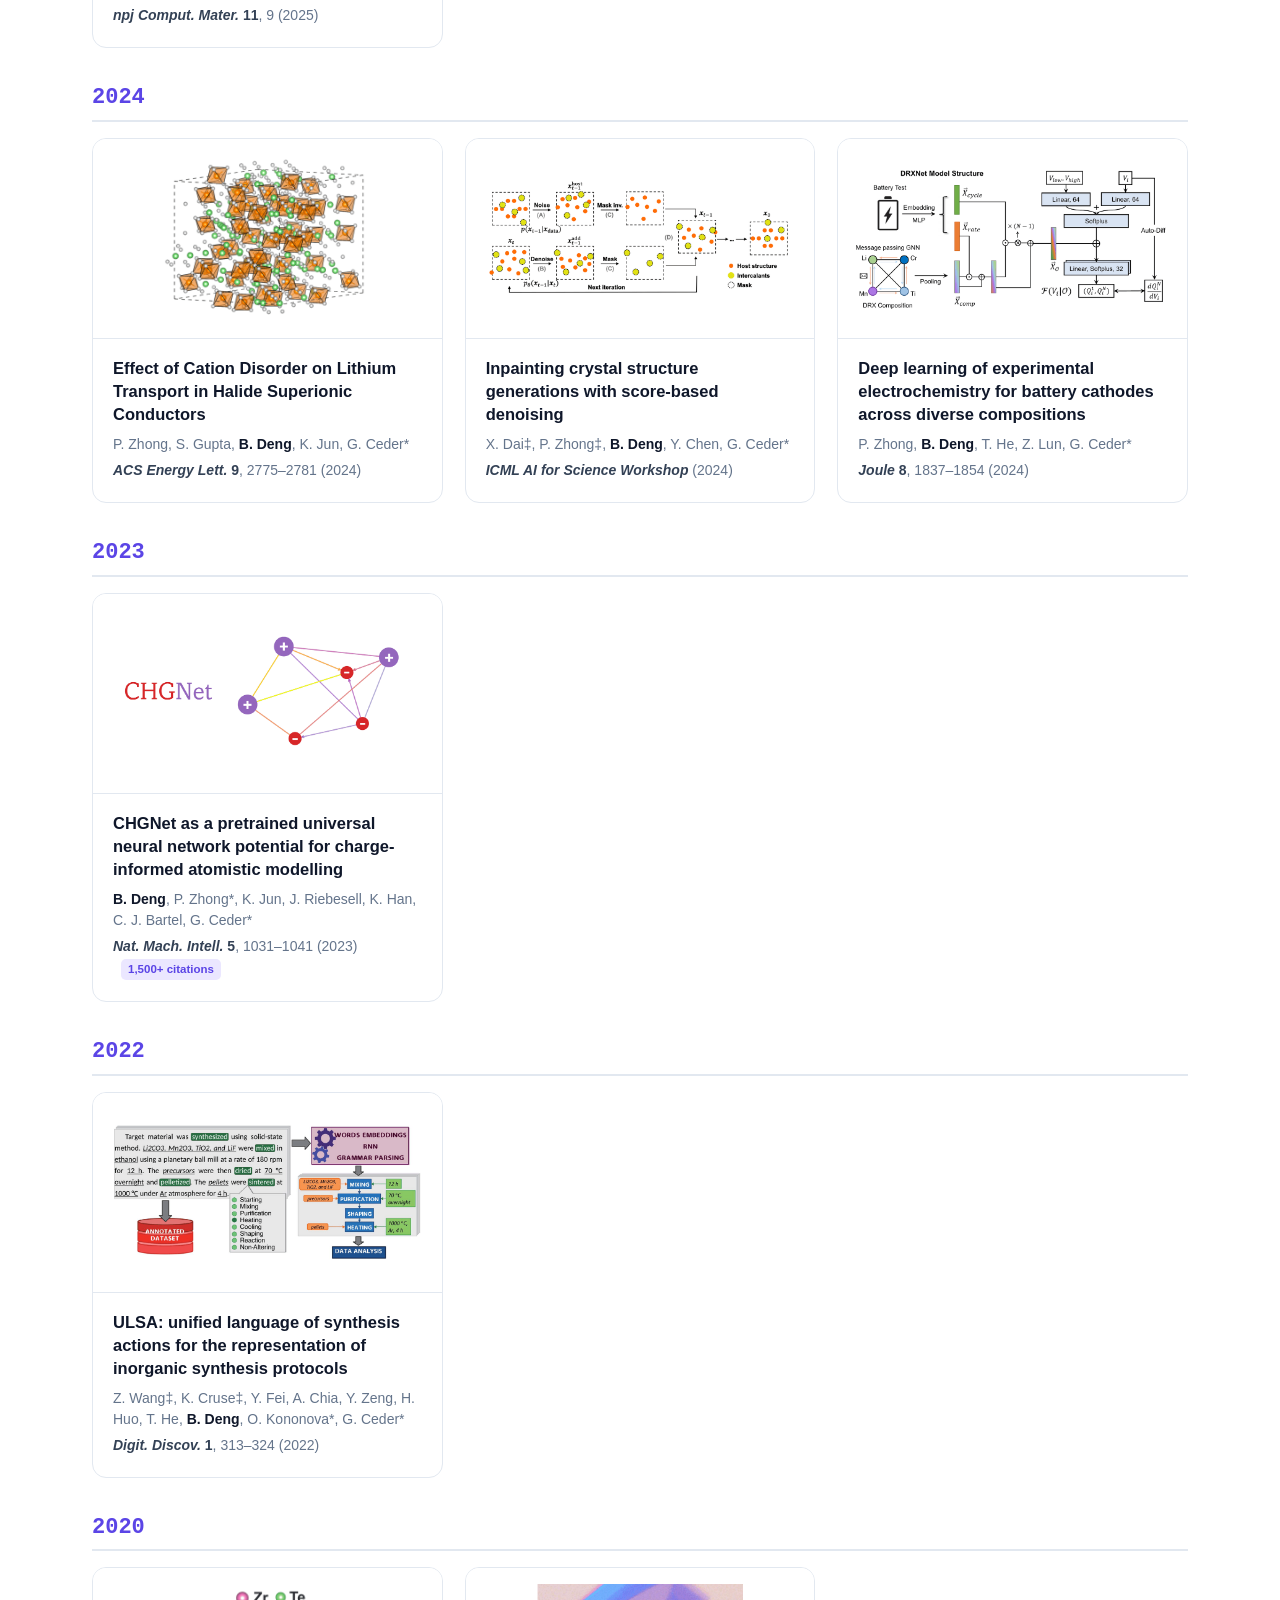
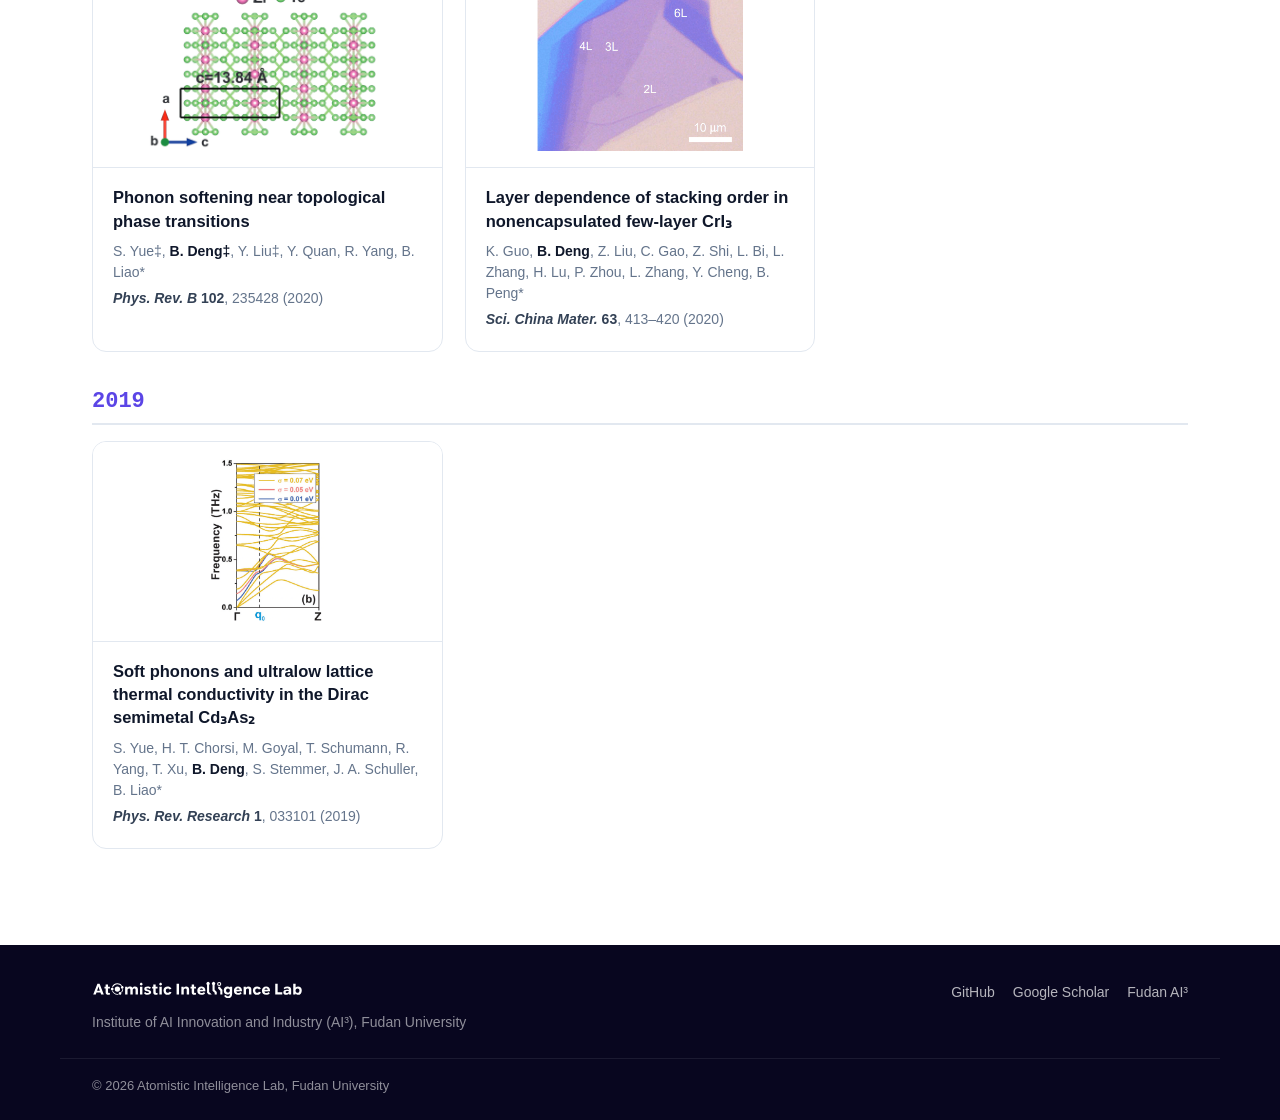
<file: publications.html>
<!doctype html>
<html lang="zh-CN" data-lang="zh">
<head>
  <meta charset="utf-8">
  <meta name="viewport" content="width=device-width, initial-scale=1, viewport-fit=cover">
  <title>论文成果 Publications · 原子智能实验室</title>
  <meta name="description" content="原子智能实验室（邓博文课题组）论文列表。Publications of the Atomistic Intelligence Lab and Bowen Deng.">
  <link rel="icon" href="assets/img/favicon.svg" type="image/svg+xml">
  <link rel="stylesheet" href="assets/css/style.css">
  <script src="assets/js/lang-init.js"></script>
</head>
<body data-page="publications">
<script src="assets/js/layout.js"></script>

<main>
  <section class="page-hero">
    <div class="wrap">
      <p class="kicker kicker--light"><span class="l-en">Publications</span><span class="l-zh">论文成果</span></p>
      <h1><span class="l-en">Publications</span><span class="l-zh">论文列表</span></h1>
      <p>
        <span class="l-en">* corresponding author · ‡ equal contribution · Also on</span>
        <span class="l-zh">* 通讯作者 · ‡ 共同第一作者 · 完整引用数据见</span>
        <a href="https://scholar.google.com/citations?user=PRPXA0QAAAAJ&amp;hl=en" target="_blank" rel="noopener">Google Scholar ↗</a>
      </p>
    </div>
  </section>

  <section class="section section--tight">
    <div class="wrap">
      <div class="pub-toolbar">
        <div class="chips" id="pub-filters" role="group" aria-label="Filter"></div>
        <div class="pub-toolbar__right">
          <input class="search" id="pub-search" type="search" placeholder="Search · 搜索" aria-label="Search publications">
          <span class="pub-count" id="pub-count"></span>
        </div>
      </div>
      <div id="all-pubs"></div>
    </div>
  </section>
</main>

<script src="assets/js/data/publications.js"></script>
<script src="assets/js/main.js"></script>
</body>
</html>
</file>
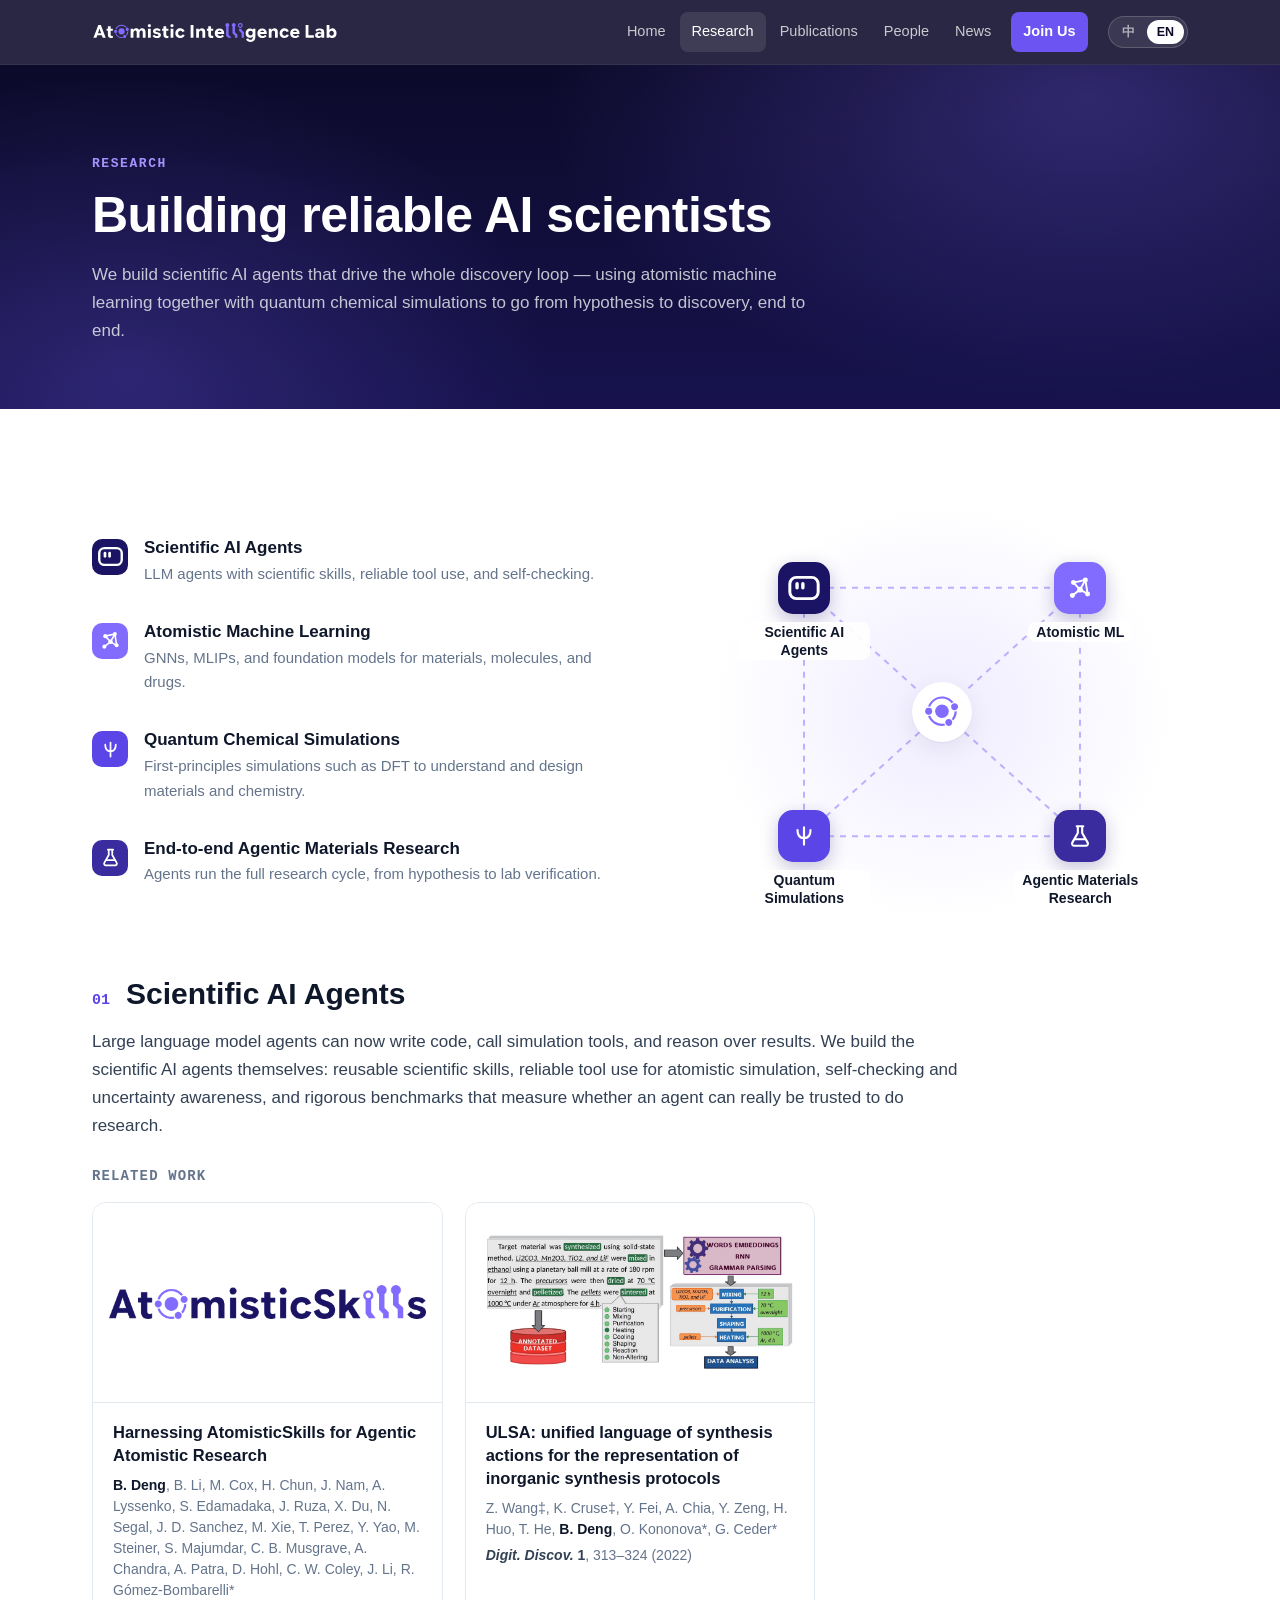
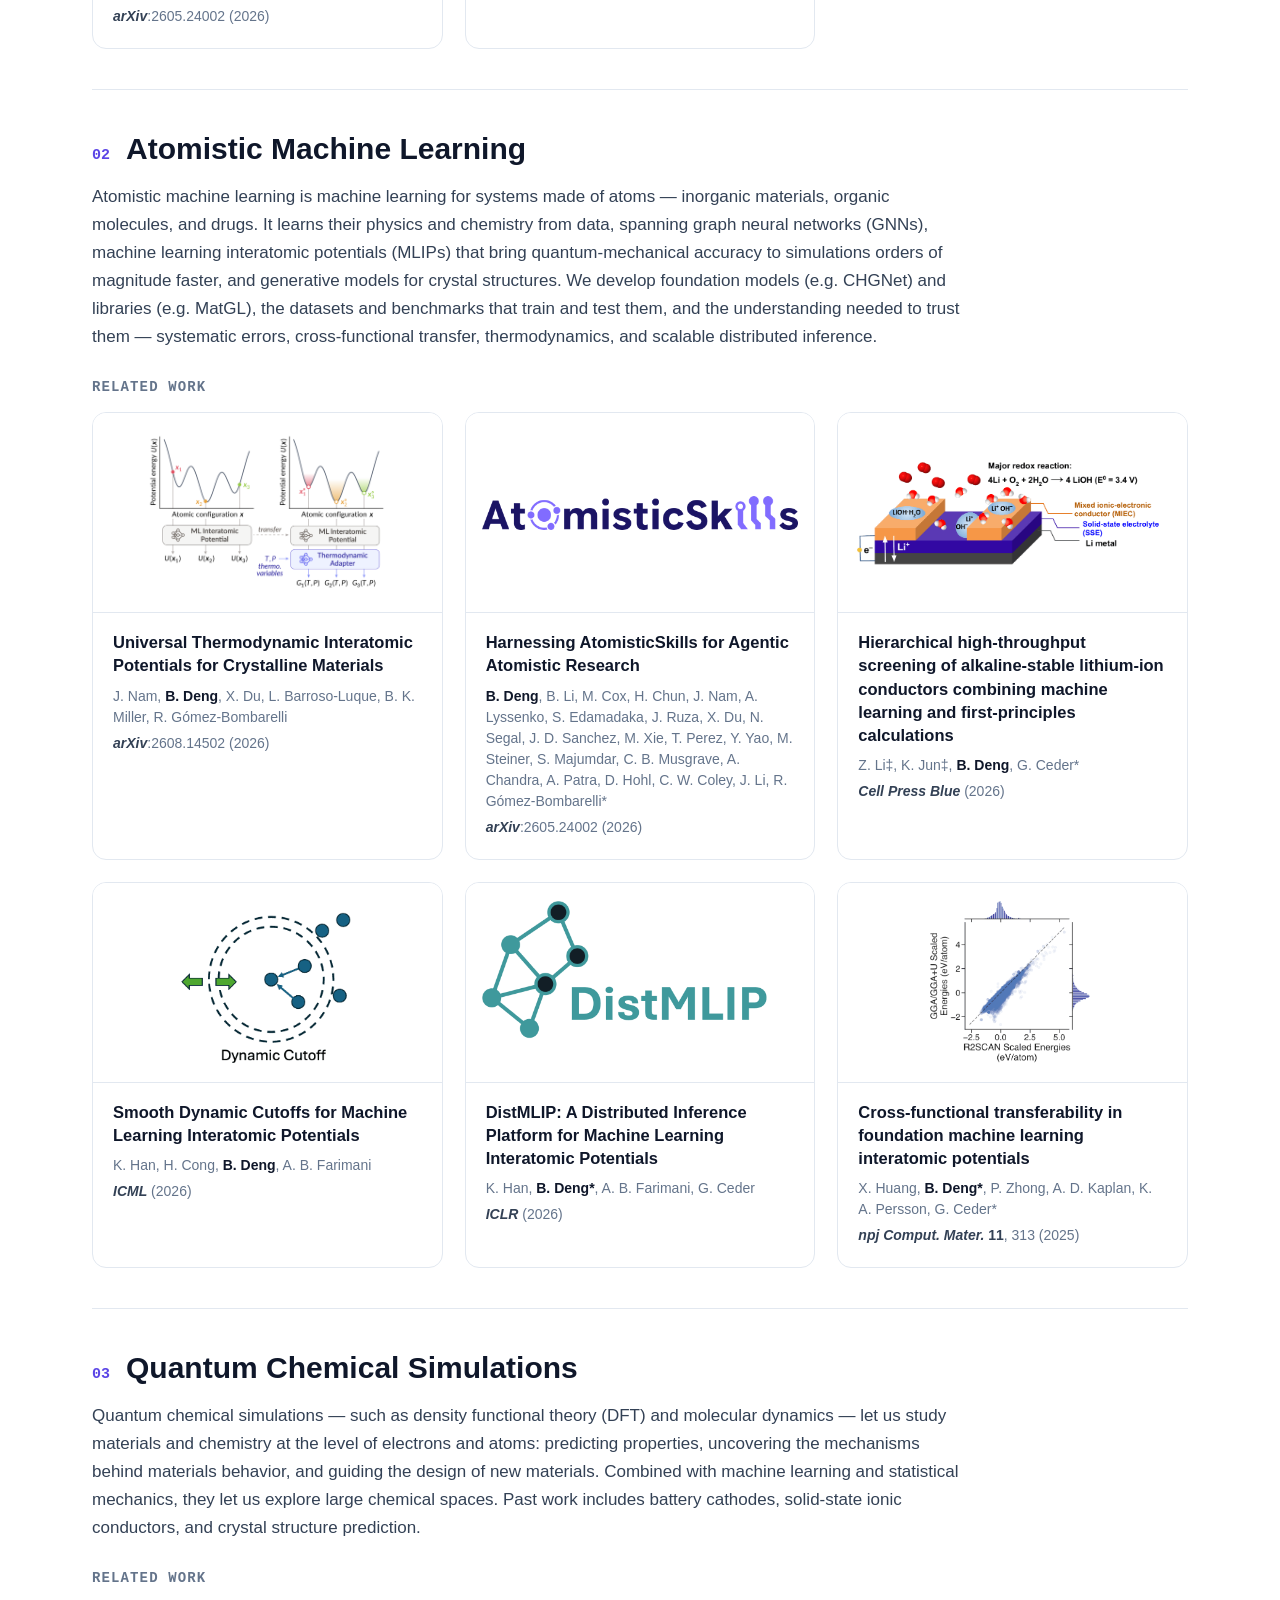
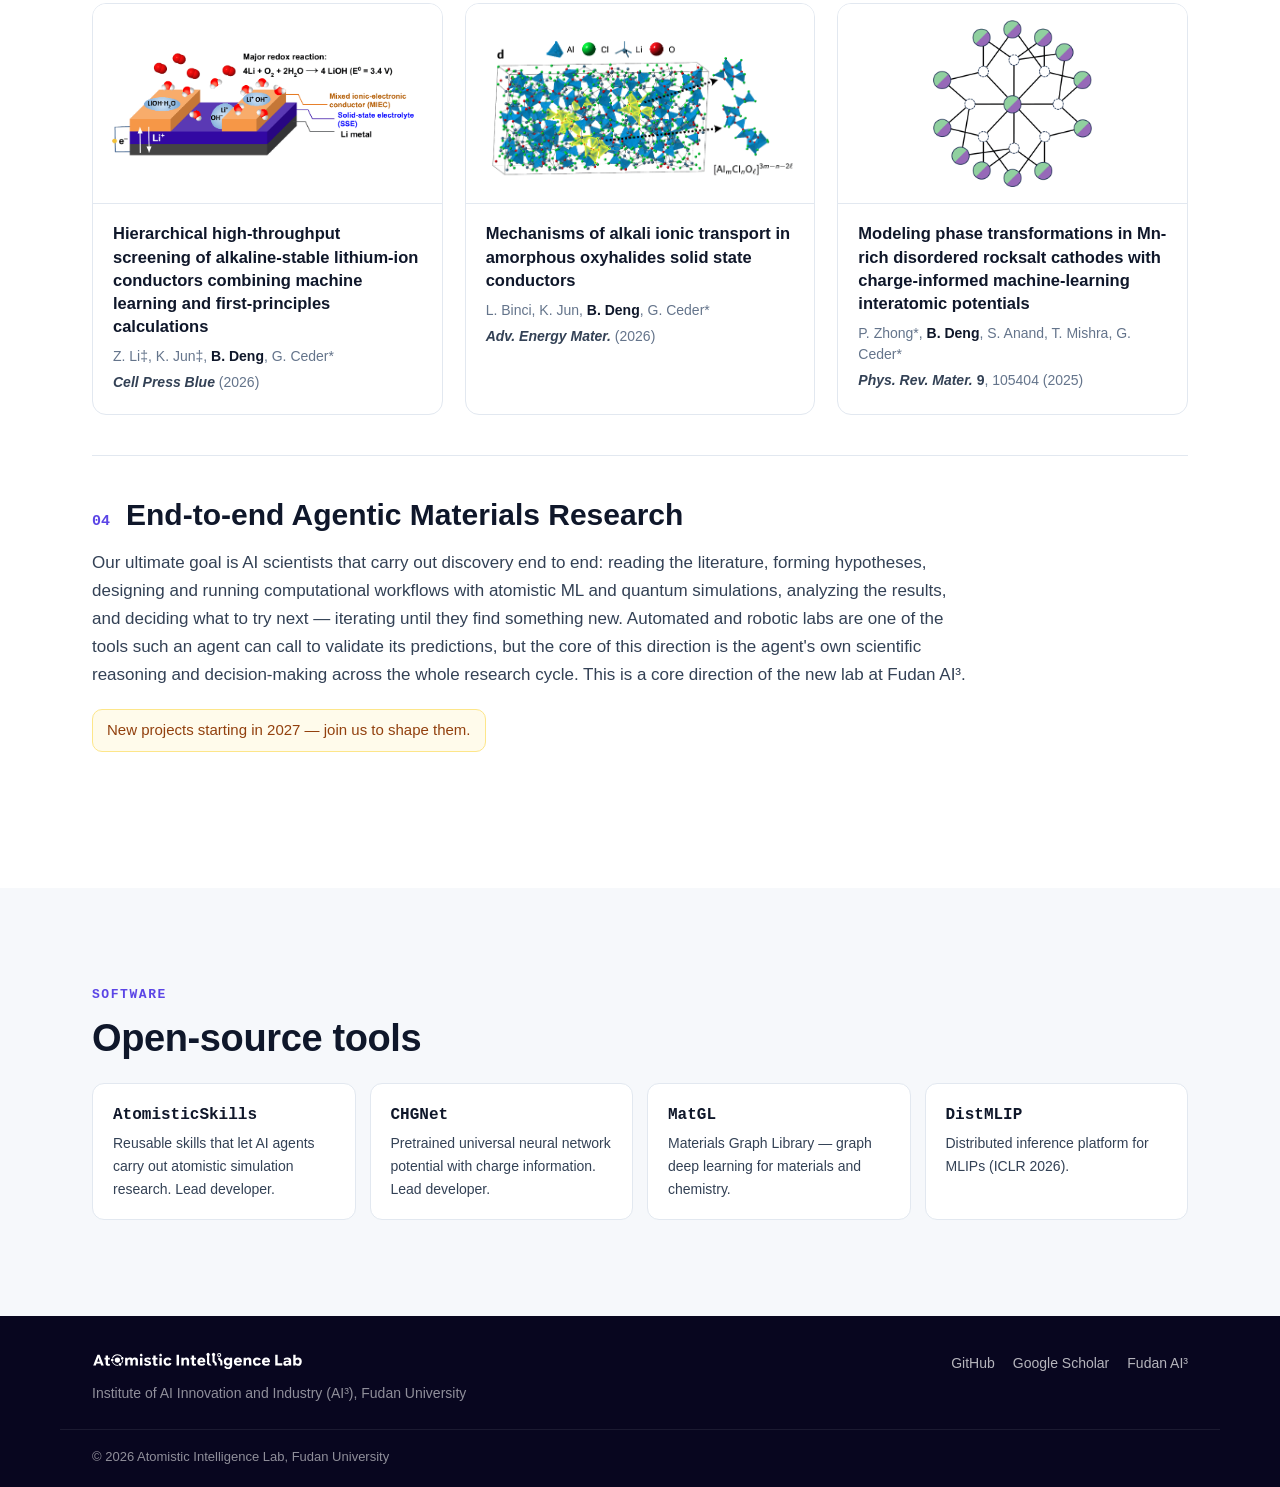
<file: research.html>
<!doctype html>
<html lang="zh-CN" data-lang="zh">
<head>
  <meta charset="utf-8">
  <meta name="viewport" content="width=device-width, initial-scale=1, viewport-fit=cover">
  <title>研究方向 Research · 原子智能实验室</title>
  <meta name="description" content="原子智能实验室研究方向：科学智能体、Atomistic Machine Learning（原子体系机器学习）、Quantum Chemical Simulations（量子化学计算）、End-to-end Agentic Materials Research（端到端智能体材料研究）。">
  <link rel="icon" href="assets/img/favicon.svg" type="image/svg+xml">
  <link rel="stylesheet" href="assets/css/style.css">
  <script src="assets/js/lang-init.js"></script>
</head>
<body data-page="research">
<script src="assets/js/layout.js"></script>

<main>
  <section class="page-hero">
    <div class="wrap">
      <p class="kicker kicker--light"><span class="l-en">Research</span><span class="l-zh">研究方向</span></p>
      <h1><span class="l-en">Building reliable AI scientists</span><span class="l-zh">构建可靠的 AI 科学家</span></h1>
      <p><span class="l-en">We build scientific AI agents that drive the whole discovery loop — using atomistic machine learning together with quantum chemical simulations to go from hypothesis to discovery, end to end.</span><span class="l-zh">我们构建驱动完整科学发现闭环的 AI 智能体——借助 Atomistic Machine Learning（原子体系机器学习）与 Quantum Chemical Simulations（量子化学计算），端到端地从提出假设走向科学发现。</span></p>
    </div>
  </section>

  <section class="section">
    <div class="wrap">
      <div class="overview">
        <div class="overview__list">
          <a class="overview__item" href="#agents">
            <span class="card__icon card__icon--agent" aria-hidden="true"><svg viewBox="0 0 24 24" fill="none" stroke="currentColor" stroke-width="2.1" stroke-linecap="round" stroke-linejoin="round"><rect x="2" y="4.5" width="20" height="15" rx="4.6"/><g fill="currentColor" stroke="none"><rect x="5.9" y="7.8" width="2.4" height="5.2" rx="1.2"/><rect x="10" y="7.8" width="2.4" height="5.2" rx="1.2"/></g></svg></span>
            <span class="overview__body"><strong>Scientific AI Agents<small class="l-zh overview__sub">科学智能体</small></strong><span><span class="l-en">LLM agents with scientific skills, reliable tool use, and self-checking.</span><span class="l-zh">具备科学技能、可靠工具调用与自我检验能力的大模型智能体。</span></span></span>
          </a>
          <a class="overview__item" href="#atomistic-ml">
            <span class="card__icon card__icon--mlip" aria-hidden="true"><svg viewBox="0 0 24 24" fill="none" stroke="currentColor" stroke-width="1.8" stroke-linecap="round" stroke-linejoin="round"><path d="M6 7l11-2.5M6 7l6 6.5M17 4.5l-5 9M12 13.5 5 19M12 13.5l7 4M17 4.5l2 13"/><g fill="currentColor" stroke="none"><circle cx="6" cy="7" r="2.3"/><circle cx="17" cy="4.5" r="2.3"/><circle cx="12" cy="13.5" r="2.6"/><circle cx="5" cy="19" r="2.3"/><circle cx="19" cy="17.5" r="2.3"/></g></svg></span>
            <span class="overview__body"><strong>Atomistic Machine Learning<small class="l-zh overview__sub">原子体系机器学习</small></strong><span><span class="l-en">GNNs, MLIPs, and foundation models for materials, molecules, and drugs.</span><span class="l-zh">面向材料、分子与药物的图神经网络、机器学习势函数与基础模型。</span></span></span>
          </a>
          <a class="overview__item" href="#quantum-chem">
            <span class="card__icon card__icon--dft" aria-hidden="true"><svg viewBox="0 0 24 24" fill="none" stroke="currentColor" stroke-width="2" stroke-linecap="round" stroke-linejoin="round"><path d="M12 4v16M6 6.5c0 5 2.5 7.5 6 7.5s6-2.5 6-7.5"/></svg></span>
            <span class="overview__body"><strong>Quantum Chemical Simulations<small class="l-zh overview__sub">量子化学计算</small></strong><span><span class="l-en">First-principles simulations such as DFT to understand and design materials and chemistry.</span><span class="l-zh">以 DFT 为代表的第一性原理计算，从电子与原子层面理解并设计材料与化学体系。</span></span></span>
          </a>
          <a class="overview__item" href="#autonomous">
            <span class="card__icon card__icon--lab" aria-hidden="true"><svg viewBox="0 0 24 24" fill="none" stroke="currentColor" stroke-width="2" stroke-linecap="round" stroke-linejoin="round"><path d="M9 3h6M10 3v6.2L4.9 18.1A2 2 0 0 0 6.6 21h10.8a2 2 0 0 0 1.7-2.9L14 9.2V3"/><path d="M7.3 15h9.4"/></svg></span>
            <span class="overview__body"><strong>End-to-end Agentic Materials Research<small class="l-zh overview__sub">端到端智能体材料研究</small></strong><span><span class="l-en">Agents run the full research cycle, from hypothesis to lab verification.</span><span class="l-zh">智能体端到端完成从提出假设到实验验证的完整科研流程。</span></span></span>
          </a>
        </div>
        <figure class="k4" aria-label="The four research directions are all interconnected">
          <svg class="k4__edges" viewBox="0 0 100 100" preserveAspectRatio="none" aria-hidden="true">
            <line x1="20" y1="20" x2="80" y2="20"/><line x1="20" y1="80" x2="80" y2="80"/>
            <line x1="20" y1="20" x2="20" y2="80"/><line x1="80" y1="20" x2="80" y2="80"/>
            <line x1="20" y1="20" x2="80" y2="80"/><line x1="80" y1="20" x2="20" y2="80"/>
          </svg>
          <span class="k4__center" aria-hidden="true"><img src="assets/img/logo/mark.svg" alt=""></span>
          <a class="k4__node k4__node--tl" href="#agents"><span class="card__icon card__icon--agent" aria-hidden="true"><svg viewBox="0 0 24 24" fill="none" stroke="currentColor" stroke-width="2.1" stroke-linecap="round" stroke-linejoin="round"><rect x="2" y="4.5" width="20" height="15" rx="4.6"/><g fill="currentColor" stroke="none"><rect x="5.9" y="7.8" width="2.4" height="5.2" rx="1.2"/><rect x="10" y="7.8" width="2.4" height="5.2" rx="1.2"/></g></svg></span><span class="k4__label"><span class="l-en">Scientific AI Agents</span><span class="l-zh">科学智能体</span></span></a>
          <a class="k4__node k4__node--tr" href="#atomistic-ml"><span class="card__icon card__icon--mlip" aria-hidden="true"><svg viewBox="0 0 24 24" fill="none" stroke="currentColor" stroke-width="1.8" stroke-linecap="round" stroke-linejoin="round"><path d="M6 7l11-2.5M6 7l6 6.5M17 4.5l-5 9M12 13.5 5 19M12 13.5l7 4M17 4.5l2 13"/><g fill="currentColor" stroke="none"><circle cx="6" cy="7" r="2.3"/><circle cx="17" cy="4.5" r="2.3"/><circle cx="12" cy="13.5" r="2.6"/><circle cx="5" cy="19" r="2.3"/><circle cx="19" cy="17.5" r="2.3"/></g></svg></span><span class="k4__label">Atomistic ML</span></a>
          <a class="k4__node k4__node--bl" href="#quantum-chem"><span class="card__icon card__icon--dft" aria-hidden="true"><svg viewBox="0 0 24 24" fill="none" stroke="currentColor" stroke-width="2" stroke-linecap="round" stroke-linejoin="round"><path d="M12 4v16M6 6.5c0 5 2.5 7.5 6 7.5s6-2.5 6-7.5"/></svg></span><span class="k4__label"><span class="l-en">Quantum Simulations</span><span class="l-zh">量子化学计算</span></span></a>
          <a class="k4__node k4__node--br" href="#autonomous"><span class="card__icon card__icon--lab" aria-hidden="true"><svg viewBox="0 0 24 24" fill="none" stroke="currentColor" stroke-width="2" stroke-linecap="round" stroke-linejoin="round"><path d="M9 3h6M10 3v6.2L4.9 18.1A2 2 0 0 0 6.6 21h10.8a2 2 0 0 0 1.7-2.9L14 9.2V3"/><path d="M7.3 15h9.4"/></svg></span><span class="k4__label"><span class="l-en">Agentic Materials Research</span><span class="l-zh">端到端智能体材料研究</span></span></a>
        </figure>
      </div>

      <!-- Theme 1 -->
      <article class="theme" id="agents">
        <div class="theme__head">
          <span class="theme__num">01</span>
          <h2><span class="l-en">Scientific AI Agents</span><span class="l-zh">Scientific AI Agents<span class="theme__zh"> — 科学智能体</span></span></h2>
        </div>
        <p class="theme__text">
          <span class="l-en">Large language model agents can now write code, call simulation tools, and reason over results. We build the scientific AI agents themselves: reusable scientific skills, reliable tool use for atomistic simulation, self-checking and uncertainty awareness, and rigorous benchmarks that measure whether an agent can really be trusted to do research.</span>
          <span class="l-zh">大语言模型智能体已经能够编写代码、调用模拟工具并对结果进行推理。我们研究科学智能体本身：可复用的科学技能、可靠的原子模拟工具调用、自我检验与不确定性感知，以及衡量智能体能否被真正信任去做科研的严格评测基准。</span>
        </p>
        <h3 class="theme__sub"><span class="l-en">Related work</span><span class="l-zh">相关工作</span></h3>
        <div class="pub-grid" data-topic-pubs="agents" data-limit="3"></div>
      </article>

      <!-- Theme 2 -->
      <article class="theme" id="atomistic-ml">
        <div class="theme__head">
          <span class="theme__num">02</span>
          <h2><span class="l-en">Atomistic Machine Learning</span><span class="l-zh">Atomistic Machine Learning<span class="theme__zh"> — 原子体系机器学习</span></span></h2>
        </div>
        <p class="theme__text">
          <span class="l-en">Atomistic machine learning is machine learning for systems made of atoms — inorganic materials, organic molecules, and drugs. It learns their physics and chemistry from data, spanning graph neural networks (GNNs), machine learning interatomic potentials (MLIPs) that bring quantum-mechanical accuracy to simulations orders of magnitude faster, and generative models for crystal structures. We develop foundation models (e.g. CHGNet) and libraries (e.g. MatGL), the datasets and benchmarks that train and test them, and the understanding needed to trust them — systematic errors, cross-functional transfer, thermodynamics, and scalable distributed inference.</span>
          <span class="l-zh">Atomistic Machine Learning（原子体系机器学习）是面向由原子构成的体系——无机材料、有机分子、药物分子等——的机器学习，从数据中学习其物理与化学规律，涵盖图神经网络（GNN）、以接近量子化学的精度将原子模拟加速数个量级的机器学习势函数（MLIPs），以及晶体结构生成模型等。我们研发原子体系基础模型（如 CHGNet）与开源库（如 MatGL），构建训练与评测所需的数据集和基准，并深入理解其可靠性——系统性误差、跨泛函迁移、热力学性质以及大规模分布式推理。</span>
        </p>
        <h3 class="theme__sub"><span class="l-en">Related work</span><span class="l-zh">相关工作</span></h3>
        <div class="pub-grid" data-topic-pubs="mlip" data-limit="6"></div>
      </article>

      <!-- Theme 3 -->
      <article class="theme" id="quantum-chem">
        <div class="theme__head">
          <span class="theme__num">03</span>
          <h2><span class="l-en">Quantum Chemical Simulations</span><span class="l-zh">Quantum Chemical Simulations<span class="theme__zh"> — 量子化学计算</span></span></h2>
        </div>
        <p class="theme__text">
          <span class="l-en">Quantum chemical simulations — such as density functional theory (DFT) and molecular dynamics — let us study materials and chemistry at the level of electrons and atoms: predicting properties, uncovering the mechanisms behind materials behavior, and guiding the design of new materials. Combined with machine learning and statistical mechanics, they let us explore large chemical spaces. Past work includes battery cathodes, solid-state ionic conductors, and crystal structure prediction.</span>
          <span class="l-zh">以密度泛函理论（DFT）与分子动力学为代表的量子化学计算，让我们能够从电子与原子层面研究材料与化学体系：预测材料性质、揭示性能背后的机理，并指导新材料的设计。结合机器学习与统计力学，我们得以探索更广阔的化学空间。已有工作涵盖电池正极材料、固态离子导体与晶体结构预测等。</span>
        </p>
        <h3 class="theme__sub"><span class="l-en">Related work</span><span class="l-zh">相关工作</span></h3>
        <div class="pub-grid" data-topic-pubs="materials" data-limit="3"></div>
      </article>

      <!-- Theme 4 -->
      <article class="theme" id="autonomous">
        <div class="theme__head">
          <span class="theme__num">04</span>
          <h2><span class="l-en">End-to-end Agentic Materials Research</span><span class="l-zh">End-to-end Agentic Materials Research<span class="theme__zh"> — 端到端智能体材料研究</span></span></h2>
        </div>
        <p class="theme__text">
          <span class="l-en">Our ultimate goal is AI scientists that carry out discovery end to end: reading the literature, forming hypotheses, designing and running computational workflows with atomistic ML and quantum simulations, analyzing the results, and deciding what to try next — iterating until they find something new. Automated and robotic labs are one of the tools such an agent can call to validate its predictions, but the core of this direction is the agent's own scientific reasoning and decision-making across the whole research cycle. This is a core direction of the new lab at Fudan AI³.</span>
          <span class="l-zh">我们的终极目标是让 AI 科学家端到端地完成科学发现：检索与阅读文献、提出科学假设、借助 Atomistic ML 与量子化学计算设计并执行计算流程、分析结果并自主决定下一步，不断迭代直至获得新的发现。自动化 / 机器人实验平台是智能体可以调用、用于验证预测的工具之一，而这一方向的核心在于智能体贯穿整个科研流程的科学推理与决策能力。这是实验室在复旦 AI³ 研究院的核心发展方向之一。</span>
        </p>
        <p class="theme__soon"><span class="l-en">New projects starting in 2027 — join us to shape them.</span><span class="l-zh">相关课题将于 2027 年启动——欢迎加入，共同开拓。</span></p>
      </article>
    </div>
  </section>

  <section class="section section--tint" id="software">
    <div class="wrap">
      <p class="kicker"><span class="l-en">Software</span><span class="l-zh">开源软件</span></p>
      <h2 class="section__title"><span class="l-en">Open-source tools</span><span class="l-zh">开源工具</span></h2>
      <div class="software">
        <a class="sw" href="https://arxiv.org/abs/2605.24002" target="_blank" rel="noopener">
          <strong>AtomisticSkills</strong>
          <span class="l-en">Reusable skills that let AI agents carry out atomistic simulation research. Lead developer.</span>
          <span class="l-zh">让 AI 智能体开展原子模拟研究的可复用技能库（主要开发者）。</span>
        </a>
        <a class="sw" href="https://github.com/CederGroupHub/chgnet" target="_blank" rel="noopener">
          <strong>CHGNet</strong>
          <span class="l-en">Pretrained universal neural network potential with charge information. Lead developer.</span>
          <span class="l-zh">包含电荷信息的预训练通用神经网络势函数（主要开发者）。</span>
        </a>
        <a class="sw" href="https://github.com/materialsvirtuallab/matgl" target="_blank" rel="noopener">
          <strong>MatGL</strong>
          <span class="l-en">Materials Graph Library — graph deep learning for materials and chemistry.</span>
          <span class="l-zh">材料图深度学习库，面向材料与化学。</span>
        </a>
        <a class="sw" href="https://openreview.net/forum?id=4tasfBIPxp" target="_blank" rel="noopener">
          <strong>DistMLIP</strong>
          <span class="l-en">Distributed inference platform for MLIPs (ICLR 2026).</span>
          <span class="l-zh">机器学习势函数的分布式推理平台（ICLR 2026）。</span>
        </a>
      </div>
    </div>
  </section>
</main>

<script src="assets/js/data/publications.js"></script>
<script src="assets/js/main.js"></script>
</body>
</html>
</file>
<file: assets/css/style.css>
/* ==========================================================================
   Atomistic Intelligence Lab — site styles
   No external fonts or CDNs, so the site loads fast from mainland China.
   ========================================================================== */

:root {
  --ink: #0f172a;
  --ink-2: #334155;
  --muted: #64748b;
  --line: #e2e8f0;
  --bg: #ffffff;
  --bg-tint: #f6f8fb;
  --navy: #0c0a2a;
  --navy-2: #17124d;
  --accent: #816cff;        /* logo violet */
  --accent-ink: #5b45e6;
  --accent-soft: #ebe7ff;
  --accent-btn: #6b54f2;
  --brand: #1b1464;          /* logo navy-purple */
  --accent-2: #1b1464;
  --radius: 14px;
  --shadow: 0 1px 2px rgba(15, 23, 42, .05), 0 8px 24px rgba(15, 23, 42, .06);
  --font: -apple-system, BlinkMacSystemFont, "Segoe UI", "Helvetica Neue", Arial,
          "PingFang SC", "Hiragino Sans GB", "Microsoft YaHei", "Noto Sans CJK SC",
          "Source Han Sans SC", sans-serif;
  --mono: ui-monospace, SFMono-Regular, Menlo, Consolas, monospace;
  --nav-h: 64px;
}

* { box-sizing: border-box; }
html { scroll-behavior: smooth; scroll-padding-top: calc(var(--nav-h) + 12px); }
@media (prefers-reduced-motion: reduce) { html { scroll-behavior: auto; } }
body {
  margin: 0; font-family: var(--font); font-size: 16px; line-height: 1.65;
  color: var(--ink); background: var(--bg); -webkit-font-smoothing: antialiased;
  display: flex; flex-direction: column; min-height: 100vh;
}
main { flex: 1; }
img { max-width: 100%; display: block; }
a { color: var(--accent-ink); text-decoration: none; }
a:hover { text-decoration: underline; }
h1, h2, h3 { line-height: 1.25; margin: 0; }
:focus-visible { outline: 2px solid var(--accent); outline-offset: 2px; border-radius: 4px; }

/* ---------- Language switching ---------- */
html[data-lang="en"] .l-zh,
html[data-lang="zh"] .l-en { display: none !important; }
html[data-lang="zh"] body { line-height: 1.8; }

.wrap { width: 100%; max-width: 1160px; margin: 0 auto; padding-inline: clamp(16px, 4vw, 32px); }
.wrap--narrow { max-width: 860px; }

/* ---------- Nav ---------- */
.nav {
  position: sticky; top: 0; z-index: 50;
  background: rgba(12, 10, 42, .88);
  backdrop-filter: saturate(160%) blur(12px); -webkit-backdrop-filter: saturate(160%) blur(12px);
  border-bottom: 1px solid rgba(255, 255, 255, .06);
  padding-top: env(safe-area-inset-top, 0px);
}
.nav__inner {
  max-width: 1160px; margin: 0 auto; height: var(--nav-h);
  padding-inline: clamp(16px, 4vw, 32px);
  display: flex; align-items: center; gap: 20px;
}
.brand { display: flex; align-items: center; gap: 10px; color: #fff; font-weight: 650; letter-spacing: .01em; }
.brand:hover { text-decoration: none; }
.brand__logo { display: block; height: 21px; width: auto; }
.brand__cn { color: rgba(255, 255, 255, .85); font-weight: 600; font-size: 15px; letter-spacing: .08em; white-space: nowrap; padding-left: 12px; border-left: 1px solid rgba(255, 255, 255, .25); }
@media (max-width: 1100px) { .brand__cn { display: none !important; } }
@media (max-width: 420px) { .brand__logo { height: 17px; } }
.nav__links { display: flex; align-items: center; gap: 2px; margin-left: auto; }
.nav__links a { color: rgba(255, 255, 255, .75); font-size: 14.5px; padding: 8px 12px; border-radius: 8px; white-space: nowrap; }
.nav__links a:hover { color: #fff; background: rgba(255, 255, 255, .07); text-decoration: none; }
.nav__links a.is-active { color: #fff; background: rgba(255, 255, 255, .1); }
.nav__links .nav__cta { color: #fff; background: var(--accent-btn); font-weight: 600; margin-left: 6px; }
.nav__links .nav__cta:hover, .nav__links .nav__cta.is-active { background: var(--accent); color: #fff; }
.nav__tools { display: flex; align-items: center; gap: 8px; }

/* 中 | EN segmented switch */
.lang-toggle {
  display: inline-flex; padding: 3px; gap: 2px; cursor: pointer; font: inherit;
  background: rgba(255, 255, 255, .08); border: 1px solid rgba(255, 255, 255, .18); border-radius: 999px;
}
.lang-toggle__opt { font-size: 12.5px; font-weight: 650; line-height: 1; padding: 6px 10px; border-radius: 999px; color: rgba(255, 255, 255, .6); transition: background .15s, color .15s; }
html[data-lang="zh"] .lang-toggle__opt--zh,
html[data-lang="en"] .lang-toggle__opt--en { background: #fff; color: var(--navy); }
.lang-toggle:hover { border-color: var(--accent); }

.nav__burger { display: none; width: 40px; height: 40px; background: none; border: 0; cursor: pointer; padding: 10px 8px; }
.nav__burger span { display: block; height: 2px; background: #fff; border-radius: 2px; margin: 4px 0; transition: transform .2s, opacity .2s; }

@media (max-width: 960px) {
  .nav__burger { display: block; }
  .nav__tools { margin-left: auto; }
  .nav__links {
    position: absolute; left: 0; right: 0; top: 100%;
    flex-direction: column; align-items: stretch; gap: 0;
    background: var(--navy); border-bottom: 1px solid rgba(255, 255, 255, .08);
    padding: 8px clamp(16px, 4vw, 32px) 16px; display: none;
  }
  .nav__links.is-open { display: flex; }
  .nav__links a { padding: 12px 8px; font-size: 16px; }
  .nav__links .nav__cta { margin: 8px 0 0; text-align: center; }
  .nav__burger[aria-expanded="true"] span:nth-child(1) { transform: translateY(6px) rotate(45deg); }
  .nav__burger[aria-expanded="true"] span:nth-child(2) { opacity: 0; }
  .nav__burger[aria-expanded="true"] span:nth-child(3) { transform: translateY(-6px) rotate(-45deg); }
}


/* ---------- Home hero ---------- */
.hero, .page-hero {
  position: relative; overflow: hidden; color: #fff;
  background:
    radial-gradient(900px 500px at 85% 10%, rgba(129, 108, 255, .30), transparent 60%),
    radial-gradient(700px 500px at 10% 90%, rgba(129, 108, 255, .22), transparent 60%),
    linear-gradient(180deg, var(--navy) 0%, var(--navy-2) 100%);
}
.hero { padding-block: clamp(80px, 13vw, 140px) clamp(72px, 10vw, 110px); }
.hero__canvas { position: absolute; inset: 0; width: 100%; height: 100%; opacity: .55; }
.hero__inner { position: relative; }
.hero__eyebrow {
  display: inline-block; margin: 0 0 20px; font-size: 13.5px; letter-spacing: .06em;
  color: #c4b8ff; border: 1px solid rgba(153, 246, 228, .3); border-radius: 999px; padding: 5px 14px;
  background: rgba(129, 108, 255, .08);
}
.hero__title { margin: 0; line-height: 0; }
.hero__logo { display: block; width: min(100%, 820px); height: auto; }
.hero__cn { display: block; margin-top: 18px; line-height: 1.2; font-size: clamp(26px, 3.6vw, 40px); font-weight: 700; letter-spacing: .18em; color: rgba(255, 255, 255, .92); }
.hero__sub { max-width: 680px; margin: 22px 0 0; font-size: clamp(17px, 2.1vw, 21px); color: rgba(255, 255, 255, .8); }
.hero__sub em { font-style: normal; color: #a594ff; }
.hero__actions { display: flex; flex-wrap: wrap; gap: 12px; margin-top: 34px; }
.hero__tags { list-style: none; padding: 0; margin: 40px 0 0; display: flex; flex-wrap: wrap; gap: 8px; }
.hero__tags li { font-family: var(--mono); font-size: 12.5px; color: rgba(255, 255, 255, .65); border: 1px solid rgba(255, 255, 255, .14); border-radius: 6px; padding: 3px 10px; }

/* ---------- Sub-page hero ---------- */
.page-hero { padding-block: clamp(56px, 8vw, 88px) clamp(44px, 6vw, 64px); }
.page-hero h1 { font-size: clamp(32px, 5vw, 50px); font-weight: 740; letter-spacing: -.01em; }
.page-hero p:not(.kicker) { max-width: 720px; margin: 14px 0 0; color: rgba(255, 255, 255, .75); font-size: 17px; }
.page-hero a { color: #a594ff; }

.btn { display: inline-flex; align-items: center; gap: 8px; font-weight: 600; font-size: 15.5px; padding: 12px 22px; border-radius: 10px; transition: transform .15s, background .15s; white-space: nowrap; }
.btn:hover { text-decoration: none; transform: translateY(-1px); }
.btn--primary { background: var(--accent-btn); color: #fff; }
.btn--primary:hover { background: var(--accent); }
.btn--ghost { color: #fff; border: 1px solid rgba(255, 255, 255, .3); }
.btn--ghost:hover { background: rgba(255, 255, 255, .08); }

/* ---------- Sections ---------- */
.section { padding-block: clamp(56px, 8vw, 96px); }
.section--tight { padding-block: clamp(32px, 5vw, 56px) clamp(56px, 8vw, 96px); }
.section--tint { background: var(--bg-tint); }
.section__head { display: flex; flex-wrap: wrap; align-items: flex-end; justify-content: space-between; gap: 8px 24px; margin-bottom: 8px; }
.kicker { margin: 0 0 10px; font-family: var(--mono); font-size: 13px; font-weight: 600; letter-spacing: .12em; text-transform: uppercase; color: var(--accent-ink); }
.kicker--light { color: #a594ff; }
.section__title { font-size: clamp(26px, 3.6vw, 38px); font-weight: 720; letter-spacing: -.01em; margin-bottom: 20px; }
.more { font-weight: 600; font-size: 15px; margin-bottom: 24px; }
.lead { font-size: clamp(16.5px, 1.8vw, 18.5px); color: var(--ink-2); max-width: 880px; margin: 0; }
.muted { color: var(--muted); }

/* ---------- Cards ---------- */
.cards { display: grid; grid-template-columns: repeat(auto-fit, minmax(240px, 1fr)); gap: 18px; margin-top: 36px; }
.card { padding: 24px; border: 1px solid var(--line); border-radius: var(--radius); background: #fff; color: var(--ink); transition: border-color .2s, box-shadow .2s, transform .2s; }
.card--link:hover { border-color: rgba(129, 108, 255, .5); box-shadow: var(--shadow); transform: translateY(-2px); text-decoration: none; }
.card h3 { font-size: 17.5px; margin: 14px 0 8px; }
.card p { margin: 0; color: var(--ink-2); font-size: 15px; }
.card__sub { display: block; margin-top: 2px; font-size: 14px; font-weight: 600; color: var(--muted); }
.card__icon { width: 36px; height: 36px; border-radius: 10px; display: grid; place-items: center; font-size: 18px; color: #fff; }
.card__icon--agent { background: var(--accent-2); }
.card__icon--mlip { background: var(--accent); }
.card__icon--dft { background: #5b45e6; }
.card__icon--lab { background: #3a2c9e; }
.card__icon svg { width: 21px; height: 21px; display: block; }
.card__icon--agent svg { width: 27px; height: 27px; }

/* ---------- Research overview: list + fully connected diagram ---------- */
.overview { display: grid; grid-template-columns: minmax(0, 1.1fr) minmax(0, 1fr); gap: clamp(28px, 5vw, 64px); align-items: center; margin-bottom: 56px; }
.overview__list { display: flex; flex-direction: column; gap: 6px; }
.overview__list .kicker { margin-bottom: 8px; }
.overview__item { display: flex; align-items: flex-start; gap: 16px; padding: 14px 16px; margin-inline: -16px; border-radius: 12px; color: var(--ink); transition: background .15s; }
.overview__item:hover { background: var(--bg-tint); text-decoration: none; }
.overview__item .card__icon { flex: none; margin-top: 2px; }
.overview__body { display: flex; flex-direction: column; gap: 2px; }
.overview__body strong { font-size: 17px; line-height: 1.35; }
.overview__body > span { color: var(--muted); font-size: 15px; }
.overview__sub { display: inline; margin-left: 8px; font-size: 13.5px; font-weight: 600; color: var(--muted); }

.k4 { position: relative; margin: 0; width: 100%; max-width: 460px; aspect-ratio: 1 / .9; justify-self: center;
  background: radial-gradient(closest-side, #efecff, rgba(239, 236, 255, 0)); }
.k4__edges { position: absolute; inset: 0; width: 100%; height: 100%; overflow: visible; }
.k4__edges line { stroke: var(--accent); stroke-opacity: .5; stroke-width: 2; vector-effect: non-scaling-stroke; stroke-dasharray: 6 6; animation: k4-flow 1.6s linear infinite; }
@keyframes k4-flow { to { stroke-dashoffset: -12; } }
@media (prefers-reduced-motion: reduce) { .k4__edges line { animation: none; } }
.k4__center { position: absolute; left: 50%; top: 50%; transform: translate(-50%, -50%); width: 60px; height: 60px; border-radius: 50%; background: #fff; box-shadow: var(--shadow); display: grid; place-items: center; }
.k4__center img { width: 38px; height: 38px; }
.k4__node { position: absolute; transform: translate(-50%, -26px); display: flex; flex-direction: column; align-items: center; gap: 8px; width: 132px; text-align: center; font-weight: 640; font-size: 14px; line-height: 1.3; color: var(--ink); }
.k4__node:hover { text-decoration: none; color: var(--accent-ink); }
.k4__label { background: rgba(255, 255, 255, .92); padding: 1px 8px; border-radius: 8px; }
.k4__node .card__icon { width: 52px; height: 52px; border-radius: 15px; box-shadow: 0 6px 18px rgba(27, 20, 100, .25); transition: transform .15s; }
.k4__node:hover .card__icon { transform: scale(1.06); }
.k4__node .card__icon svg { width: 26px; height: 26px; }
.k4__node .card__icon--agent svg { width: 34px; height: 34px; }
.k4__node--tl { left: 20%; top: 20%; }
.k4__node--tr { left: 80%; top: 20%; }
.k4__node--bl { left: 20%; top: 80%; }
.k4__node--br { left: 80%; top: 80%; }
@media (max-width: 860px) {
  .overview { grid-template-columns: 1fr; }
  .k4 { max-width: 380px; }
}
@media (max-width: 420px) { .k4__node { width: 104px; font-size: 13px; } }

/* ---------- Research themes ---------- */
.theme { padding-block: 40px; border-top: 1px solid var(--line); }
.theme:first-of-type { border-top: 0; padding-top: 0; }
.theme__head { display: flex; align-items: baseline; gap: 16px; margin-bottom: 14px; }
.theme__num { font-family: var(--mono); font-weight: 700; color: var(--accent-ink); font-size: 15px; }
.theme h2 { font-size: clamp(22px, 3vw, 30px); font-weight: 720; }
.theme__zh { font-weight: 600; color: var(--muted); }
@media (min-width: 700px) { .theme__zh { white-space: nowrap; } }
.theme__text { color: var(--ink-2); font-size: 17px; max-width: 880px; margin: 0; }
.theme__sub { font-size: 14px; font-family: var(--mono); letter-spacing: .08em; text-transform: uppercase; color: var(--muted); margin: 28px 0 16px; }
.theme__soon { display: inline-block; margin: 20px 0 0; padding: 8px 14px; border-radius: 10px; background: #fffbeb; color: #92400e; border: 1px solid #fde68a; font-size: 15px; }

/* ---------- Publications (card grid, figure on top) ---------- */
.pub-grid { display: grid; grid-template-columns: repeat(auto-fill, minmax(300px, 1fr)); gap: 22px; }
.pub-card { display: flex; flex-direction: column; background: #fff; border: 1px solid var(--line); border-radius: var(--radius); overflow: hidden; transition: box-shadow .2s, transform .2s, border-color .2s; }
.pub-card:hover { box-shadow: var(--shadow); transform: translateY(-2px); border-color: #cbd5e1; }
.pub-card__fig { display: flex; align-items: center; justify-content: center; height: 200px; padding: 16px; background: #fff; border-bottom: 1px solid var(--line); }
.pub-card__fig img { max-height: 100%; width: auto; max-width: 100%; object-fit: contain; }
.pub-card__ph { width: 100%; height: 100%; display: grid; place-items: center; border-radius: 10px; color: var(--accent); background: linear-gradient(135deg, #f4f2ff, #eef2ff); }
.pub-card__ph img { width: 72px; height: 72px; opacity: .85; }
.pub-card__body { padding: 18px 20px 20px; }
.pub-card__title { font-size: 16.5px; font-weight: 680; line-height: 1.4; }
.pub-card__title a { color: var(--ink); }
.pub-card__title a:hover { color: var(--accent-ink); text-decoration: none; }
.pub-card__authors { margin: 8px 0 0; font-size: 14px; color: var(--muted); line-height: 1.5; }
.pub-card__authors b { color: var(--ink); }
.pub-card__venue { margin: 4px 0 0; font-size: 14px; color: var(--muted); }
.pub-card__venue i { color: var(--ink-2); font-weight: 600; }
.pub-card__venue b { color: var(--ink-2); }
.pub-card__badge { display: inline-block; font-size: 11.5px; font-weight: 700; color: var(--accent-ink); background: var(--accent-soft); border-radius: 5px; padding: 1px 7px; margin-left: 8px; vertical-align: 1px; }
@media (max-width: 400px) { .pub-grid { grid-template-columns: 1fr; } }

.pub-toolbar { display: flex; flex-wrap: wrap; align-items: center; justify-content: space-between; gap: 14px; margin-bottom: 12px; }
.pub-toolbar__right { display: flex; align-items: center; gap: 12px; flex-wrap: wrap; }
.chips { display: flex; flex-wrap: wrap; gap: 8px; }
.chip { font: inherit; font-size: 14px; font-weight: 600; cursor: pointer; padding: 6px 14px; border-radius: 999px; border: 1px solid var(--line); background: #fff; color: var(--ink-2); }
.chip:hover { border-color: var(--accent); color: var(--accent-ink); }
.chip.is-active { background: var(--navy); border-color: var(--navy); color: #fff; }
.search { font: inherit; font-size: 14.5px; padding: 8px 14px; border: 1px solid var(--line); border-radius: 10px; width: 220px; max-width: 100%; }
.search:focus { outline: none; border-color: var(--accent); box-shadow: 0 0 0 3px rgba(129, 108, 255, .15); }
.pub-count { font-size: 14px; color: var(--muted); }
.pub-year { margin-top: 36px; }
.pub-year__title { font-family: var(--mono); font-size: 22px; color: var(--accent-ink); margin-bottom: 16px; padding-bottom: 8px; border-bottom: 2px solid var(--line); }

.software { display: grid; grid-template-columns: repeat(auto-fit, minmax(230px, 1fr)); gap: 14px; }
.sw { display: flex; flex-direction: column; gap: 4px; padding: 18px 20px; background: #fff; border: 1px solid var(--line); border-radius: 12px; color: var(--ink-2); font-size: 14px; }
.sw strong { color: var(--ink); font-size: 16px; font-family: var(--mono); }
.sw:hover { border-color: var(--accent); text-decoration: none; }

/* ---------- News ---------- */
.news { list-style: none; padding: 0; margin: 0; }
.news li { display: grid; grid-template-columns: 100px 1fr; gap: 16px; padding: 14px 0; border-bottom: 1px solid var(--line); }
.news li:last-child { border-bottom: 0; }
.news time { font-family: var(--mono); font-size: 14px; color: var(--accent-ink); font-weight: 600; padding-top: 2px; }
.news p { margin: 0; color: var(--ink-2); }
.news--full li { padding: 18px 0; }
@media (max-width: 560px) { .news li { grid-template-columns: 1fr; gap: 2px; } }

/* ---------- CTA band ---------- */
.cta { background: var(--navy); color: #fff; padding-block: 48px; }
.cta__inner { display: flex; flex-wrap: wrap; align-items: center; justify-content: space-between; gap: 20px; }
.cta h2 { font-size: clamp(22px, 3vw, 30px); }
.cta p { margin: 6px 0 0; color: rgba(255, 255, 255, .72); }

/* ---------- People ---------- */
.pi { display: grid; grid-template-columns: 260px 1fr; gap: clamp(24px, 4vw, 48px); align-items: start; margin-top: 8px; }
.pi__photo img { width: 100%; aspect-ratio: 1; object-fit: cover; border-radius: 18px; box-shadow: var(--shadow); }
.pi__name { font-size: clamp(28px, 3.6vw, 36px); font-weight: 720; }
.pi__alt { font-size: .6em; font-weight: 500; color: var(--muted); margin-left: 10px; }
.pi__role { color: var(--accent-ink); font-weight: 600; margin: 8px 0 16px; }
.pi__body > p { color: var(--ink-2); }
.stats { list-style: none; padding: 0; margin: 22px 0 4px; display: flex; flex-wrap: wrap; gap: 8px; }
.stats li { display: flex; flex-direction: column; min-width: 84px; padding: 7px 12px; background: var(--bg-tint); border: 1px solid var(--line); border-radius: 10px; }
.stats strong { font-size: 18px; line-height: 1.1; }
.stats span { font-size: 12px; color: var(--muted); }
.stats__note { font-size: 12px; color: var(--muted); margin: 0 0 16px; }
.links { display: flex; flex-wrap: wrap; gap: 8px; }
.links a { font-size: 14px; font-weight: 600; padding: 6px 14px; border-radius: 999px; border: 1px solid var(--line); background: #fff; color: var(--ink); }
.links a:hover { border-color: var(--accent); color: var(--accent-ink); text-decoration: none; }
@media (max-width: 760px) { .pi { grid-template-columns: 1fr; } .pi__photo { max-width: 220px; } }

.pi-extra { display: grid; grid-template-columns: 1.3fr 1fr; gap: clamp(24px, 4vw, 56px); margin-top: 48px; }
@media (max-width: 860px) { .pi-extra { grid-template-columns: 1fr; } }
.timeline__title { font-size: 20px; margin-bottom: 16px; }
.timeline ol { list-style: none; padding: 0; margin: 0; border-left: 2px solid var(--line); }
.timeline li { position: relative; display: grid; grid-template-columns: 110px 1fr; gap: 14px; padding: 10px 0 10px 22px; }
.timeline li::before { content: ""; position: absolute; left: -7px; top: 18px; width: 12px; height: 12px; border-radius: 50%; background: #fff; border: 2px solid var(--accent); }
.timeline li:first-child::before { background: var(--accent); }
.timeline time { font-family: var(--mono); font-size: 13.5px; color: var(--muted); padding-top: 2px; }
.timeline li div { display: flex; flex-direction: column; }
.timeline li div > span { color: var(--muted); font-size: 14.5px; }
@media (max-width: 560px) { .timeline li { grid-template-columns: 1fr; gap: 0; } }
.honors ul { margin: 0; padding-left: 20px; color: var(--ink-2); }
.honors li { padding: 5px 0; }
.honors li::marker { color: var(--accent); }

.team { display: grid; grid-template-columns: repeat(auto-fill, minmax(200px, 1fr)); gap: 20px; }
.member { display: flex; flex-direction: column; align-items: center; text-align: center; gap: 4px; padding: 24px 16px; border: 1px solid var(--line); border-radius: var(--radius); color: var(--ink); background: #fff; }
.member img, .member__ph { width: 112px; height: 112px; border-radius: 50%; object-fit: cover; margin-bottom: 10px; }
.member > span { color: var(--muted); font-size: 14px; }
.member--open { border-style: dashed; }
.member--open:hover { border-color: var(--accent); text-decoration: none; }
.member__ph { display: grid; place-items: center; font-size: 40px; font-weight: 300; color: var(--accent-ink); background: repeating-linear-gradient(45deg, #f4f2ff, #f4f2ff 8px, #e4deff 8px, #e4deff 9px); }

/* ---------- Join ---------- */
.join { display: grid; grid-template-columns: 1fr 360px; gap: clamp(24px, 4vw, 56px); align-items: start; }
.join__text p { color: var(--ink-2); margin: 0 0 14px; font-size: 17px; }
.join__text strong { color: var(--accent-ink); }
.join__text h3 { font-size: 19px; margin: 34px 0 10px; }
.positions { display: grid; grid-template-columns: repeat(auto-fit, minmax(200px, 1fr)); gap: 14px; margin-top: 28px; }
.position { padding: 18px 20px; border-radius: 12px; border: 1px solid var(--line); background: var(--bg-tint); }
.position h3 { margin: 0 0 6px !important; font-size: 17px !important; }
.position p { font-size: 14.5px !important; margin: 0 !important; color: var(--muted) !important; }
.checks { list-style: none; padding: 0; margin: 0; }
.checks li { position: relative; padding: 5px 0 5px 28px; color: var(--ink-2); }
.checks li::before { content: "✓"; position: absolute; left: 4px; color: var(--accent); font-weight: 700; }
.join__card {
  position: sticky; top: calc(var(--nav-h) + 20px); padding: 26px; border-radius: var(--radius); color: #fff;
  background: linear-gradient(160deg, #231a7a, var(--navy) 70%); box-shadow: var(--shadow);
}
.join__card h3 { font-size: 20px; margin-bottom: 10px; }
.join__card p { color: rgba(255, 255, 255, .8); margin: 0 0 10px; }
.join__card a { color: #a594ff; }
.join__card .email { font-size: 18px; font-weight: 700; word-break: break-all; margin: 14px 0; }
.join__card .small { font-size: 13.5px; color: rgba(255, 255, 255, .62); }
.join__card hr { border: 0; border-top: 1px solid rgba(255, 255, 255, .12); margin: 18px 0; }
.email-missing { background: #f59e0b; color: var(--navy) !important; padding: 2px 8px; border-radius: 6px; }
@media (max-width: 860px) { .join { grid-template-columns: 1fr; } .join__card { position: static; } }

/* ---------- Footer ---------- */
.footer { background: #08061f; color: rgba(255, 255, 255, .55); font-size: 14px; padding-block: 36px calc(24px + env(safe-area-inset-bottom, 0px)); }
.footer__inner { display: flex; flex-wrap: wrap; justify-content: space-between; gap: 16px; }
.footer__brand { margin-bottom: 12px; }
.footer__logo { display: block; height: 18px; width: auto; }
.footer__cn { display: block; margin-top: 8px; color: #fff; font-weight: 600; font-size: 15px; letter-spacing: .08em; }
.footer__links { display: flex; flex-wrap: wrap; gap: 18px; align-items: flex-start; }
.footer a { color: rgba(255, 255, 255, .7); }
.footer a:hover { color: #fff; }
.footer__copy { margin-top: 24px; padding-top: 16px; border-top: 1px solid rgba(255, 255, 255, .08); font-size: 13px; }
</file>
